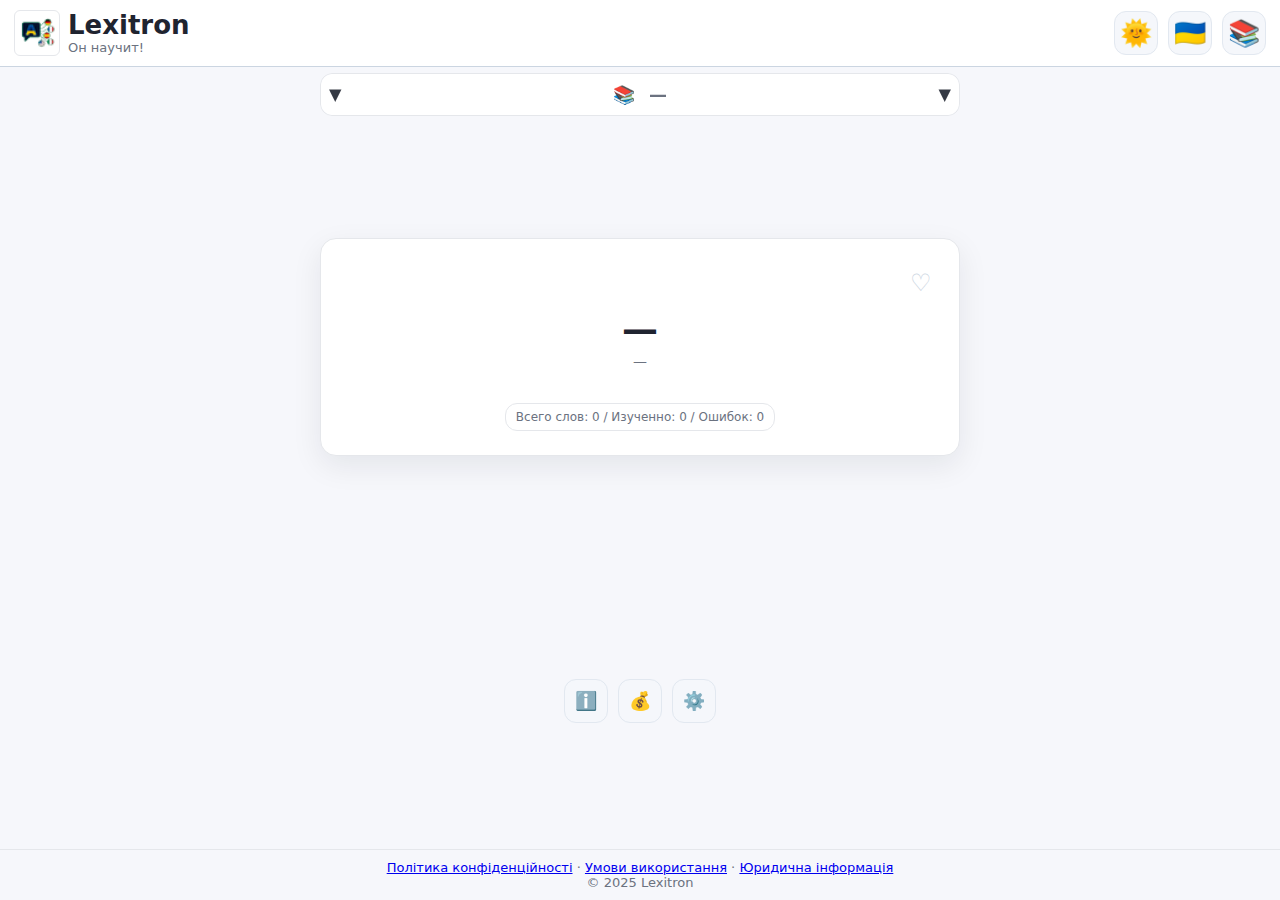
<file: index.html>
<!--
********************************************************************
 Version: 1.5 • Updated: 2025-10-10 • File: release-main/index.html 
********************************************************************
-->
<!DOCTYPE html>
<!--
  =====================================================================
  index.html — Lexitron
  Version: 1.6.1
  Date: 2025-09-21

  Purpose:
    - Entry point for the Lexitron web app
    - Stable DOM ids expected by JS modules
    - Sections documented with clear comment dividers
  =====================================================================
-->

<html lang="uk">
<head>
  <meta http-equiv="Cache-Control" content="no-cache, no-store, must-revalidate">
  <meta http-equiv="Pragma" content="no-cache">
  <meta http-equiv="Expires" content="0">
  <meta charset="UTF-8">
  <meta name="viewport" content="width=device-width, initial-scale=1.0">
  <title>LEXITRON</title>

<link rel="apple-touch-icon" sizes="180x180" href="./apple-touch-icon-180x180.png?v=1.6.0">
  <link rel="apple-touch-icon" sizes="152x152" href="./apple-touch-icon-152x152.png?v=1.6.0">
  <link rel="apple-touch-icon" sizes="120x120" href="./apple-touch-icon-120x120.png?v=1.6.0">
  <link rel="apple-touch-icon" sizes="76x76" href="./apple-touch-icon-76x76.png?v=1.6.0">

                  <link rel="icon" type="image/png" sizes="192x192" href="./android-chrome-192x192.png?v=1.6.0">
<link rel="icon" type="image/png" sizes="512x512" href="./favicon-512x512.png?v=1.6.0">
<link rel="icon" type="image/png" sizes="256x256" href="./favicon-256x256.png?v=1.6.0">
<link rel="icon" type="image/png" sizes="192x192" href="./favicon-192x192.png?v=1.6.0">
<link rel="icon" type="image/png" sizes="128x128" href="./favicon-128x128.png?v=1.6.0">
<link rel="icon" type="image/png" sizes="48x48" href="./favicon-48x48.png?v=1.6.0">
<link rel="icon" type="image/png" sizes="16x16" href="./favicon-16x16.png?v=1.6.0">
<link rel="icon" type="image/png" sizes="512x512" href="./logo_512.png?v=1.6.0">
<link rel="icon" type="image/png" sizes="128x128" href="./logo_128.png?v=1.6.0">
<link rel="icon" type="image/png" sizes="32x32" href="./logo_32.png?v=1.6.0">
<link rel="icon" type="image/png" sizes="32x32" href="./favicon-32x32.png?v=1.6.0">
<link rel="icon" href="./favicon.ico?v=1.6.0" type="image/x-icon"> 
<link rel="icon" sizes="512x512" href="./android-chrome-512x512.png?v=1.6.0">
<link rel="manifest" href="./site.webmanifest?v=1.6.0">

  <meta name="mobile-web-app-capable" content="yes">
  <meta name="apple-mobile-web-app-status-bar-style" content="black-translucent">
  <meta name="apple-mobile-web-app-title" content="LEXITRON">

<link rel="stylesheet" href="./style.css?v=1.6.0">

  <!-- ============================ SOCIAL PREVIEW ============================ -->
  <meta property="og:type" content="website">
  <meta property="og:title" content="LEXITRON · учите слова легко">
  <meta property="og:description" content="Карточки, быстрые сессии, Избранное и статистика прогресса. Учите новые слова каждый день без рекламы и подписки.">
  <meta property="og:image" content="./og-image.png?v=1.6.0">
  <meta property="og:image:type" content="image/png">
  <meta property="og:image:width" content="1200">
  <meta property="og:image:height" content="630">

  <meta name="twitter:card" content="summary_large_image">
  <meta name="twitter:title" content="LEXITRON · учите слова легко">
  <meta name="twitter:description" content="Карточки, быстрые сессии, Избранное и статистика прогресса. Учите новые слова каждый день без рекламы и подписки.">
  <meta name="twitter:image" content="./og-image.png?v=1.6.0">

<style id="modal-inline-fix-1.6.3-1758932002">
.modal .modalHeader{display:flex!important;align-items:center!important;justify-content:space-between!important;padding:14px 14px!important;border-bottom:1px solid rgba(255,255,255,.08)!important}
.modal .modalHeader .modalTitle{margin:0!important;font-size:20px!important;font-weight:700!important;line-height:1.2!important}
.modal .iconBtn.small{width:32px!important;height:32px!important;display:inline-flex!important;align-items:center!important;justify-content:center!important;font-size:18px!important;border-radius:8px!important;background:transparent!important;border:1px solid rgba(255,255,255,.08)!important;opacity:.9!important}
#modal .modalBody{padding-bottom:0px!important}
#modal .dictList{padding-bottom:14px!important}
#modal .dictList > *:last-child{margin-bottom:8px!important}
</style>
  
</head>
<body>

<header>
    <div class="brand">
      <img class="logo-mark"
           src="./logo_32.png?v=1.6.0"
           srcset="./logo_64.png?v=1.6.0 2x, ./logo_128.png?v=1.6.0 4x, ./logo_256.png?v=1.6.0 8x"
           alt="LEXITRON" width="28" height="28"
           decoding="async" loading="eager"/>
      <div class="title-wrap">
        <h1 id="title">Lexitron <span class="ver" id="appVer"></span></h1>
        <div class="tagline" id="tagline">Он научит!</div>
      </div>
    </div>
<div class="sectionDivider settingsDividerBelowToggle"></div>
    <div class="controls">
      <button id="themeToggleBtn" class="iconBtn" data-title-key="tt_ui_theme" aria-label="Тема">🌞</button>
      <button id="langToggleBtn"  class="iconBtn" data-title-key="tt_ui_lang" aria-label="Язык интерфейса">🇺🇦</button>
      <button id="dictsBtn"       class="iconBtn gear" data-title-key="tt_dicts" aria-label="Словари">📚</button>
    </div>
  </header>

<details class="dictSpoiler" id="dictSpoiler">
  <summary><span class="flag" id="dictFlag">📚</span><span class="name" id="dictTitleInSpoiler">—</span></summary>
  <div id="setControls">
    <div id="setsBar" class="setsBar" aria-label="Sets"></div>
    <div id="setStats" class="setStats statsBar" aria-live="polite"></div>
  </div>
</details>

<main>
    <section class="card">
      <div class="topRow">
        <div class="stars" id="stars"></div>
        <button id="favBtn" class="heart" data-title-key="tt_favorites" aria-label="Добавить в избранное">♡</button>
      </div>

      <div class="word" id="wordText">—</div>
      <div class="hint" id="hintText">—</div>

      <div class="options" id="optionsRow"></div>

      <div class="statsBar" id="statsBar">
        Всего слов: 0 / Изученно: 0 / Ошибок: 0
      </div>
    </section>
  
    <div class="extraActions" aria-label="Extra actions">
      <button id="btnInfo" class="iconBtn" data-title-key="tt_help" aria-label="Инструкция">ℹ️</button>
      <button id="btnDonate" class="iconBtn" data-title-key="tt_support" aria-label="Поддержка">💰</button>

      <button id="btnSettings" class="iconBtn" data-title-key="tt_settings" aria-label="Настройки">⚙️</button>
    </div>

    <!-- Info modal with footer OK in same style as Dicts modal -->
    <!-- Settings modal (same structure as Info) -->
    <div id="settingsModal" class="modal hidden" role="dialog" aria-modal="true" aria-labelledby="settingsTitle">
      <div class="modalFrame">
        <div class="modalHeader">
          <div class="modalTitle" id="settingsTitle" data-i18n="settingsTitle">Настройки</div>
          <button class="iconBtn small" id="settingsClose" aria-label="Close">✖️</button>
        </div>
        <div class="modalBody">
          <div id="settingsContent" class="infoContent">
<!-- Mode toggle -->
  <h3 class="backupTitle" data-i18n="modeSelection" style="text-align:left">Выбор режима</h3>

<div id="modeToggleWrap">
  <label class="switchLabel">
    <span data-i18n="modeNormal">Обычный режим</span>
    <label class="switch">
      <input type="checkbox" id="modeToggle">
      <span class="slider"></span>
    </label>
    <span data-i18n="modeHard">Сложный режим</span>
  </label>
</div>
<div class="sectionDivider"></div>
<div id="backupSection">
<h3 class="settingsSubtitle" data-i18n="backupTitle" style="text-align:left">Резервное копирование</h3>
<div class="btnRow">
  <button class="btn" id="btnBackupExport" data-i18n="backupExport">Экспортировать</button>
  <button class="btn" id="btnBackupImport" data-i18n="backupImport">Импортировать</button>
</div>
</div>
<script>
document.addEventListener('DOMContentLoaded', function(){
  try {
    var e = document.getElementById('btnBackupExport');
    var i = document.getElementById('btnBackupImport');
    if (e && window.App && App.Backup) e.addEventListener('click', function(){ App.Backup.export(); });
    if (i && window.App && App.Backup) i.addEventListener('click', function(){ App.Backup.import(); });
  } catch(_) {}
});
</script>

</div>
        </div>
        <div class="modalActions center">
          <button id="settingsOk" class="btn primary" data-i18n="ok">OK</button>
        </div>
      </div>
    </div>

    <!-- Donate modal (same structure as Settings) -->
    <div id="donateModal" class="modal hidden" role="dialog" aria-modal="true" aria-labelledby="donateTitle">
      <div class="modalFrame">
        <div class="modalHeader">
          <div class="modalTitle" id="donateTitle" data-i18n="donateTitle">Поддержать проект</div>
          <button class="iconBtn small" id="donateClose" aria-label="Close">✖️</button>
        </div>
        <div class="modalBody">
          <div id="donateContent" class="infoContent center">
  <div id="donate-button-container" class="mt-20">
    <div id="donate-button"></div>
    <script src="https://www.paypalobjects.com/donate/sdk/donate-sdk.js" charset="UTF-8"></script>
    <script>
      PayPal.Donation.Button({
        env:'production',
        hosted_button_id:'KFBR8BW5ZZTQ4',
        image: {
          src:'https://www.paypalobjects.com/en_US/i/btn/btn_donateCC_LG.gif',
          alt:'Donate with PayPal button',
          title:'PayPal - The safer, easier way to pay online!'
        }
      }).render('#donate-button');
    </script>
  </div>
</div>
        </div>
        <div class="modalActions center">
          <button id="donateOk" class="btn primary" data-i18n="ok">OK</button>
        </div>
      </div>
    </div>

    <div id="infoModal" class="modal hidden" role="dialog" aria-modal="true" aria-labelledby="infoTitle">
      <div class="modalFrame">
        <div class="modalHeader">
          <div class="modalTitle" id="infoTitle">Info</div>
          <button class="iconBtn small" id="infoClose" aria-label="Close">✖️</button>
        </div>
        <div class="modalBody">
          <div id="infoContent" class="infoContent"></div>
        </div>
        <div class="modalActions center">
          <button id="infoOk" class="primary">OK</button>
        </div>
      </div>
    </div>

</main>

  <!-- Dicts modal -->
  <div id="modal" class="modal hidden" role="dialog" aria-modal="true" aria-labelledby="modalTitle">
  <div class="backdrop" id="backdrop"></div>
  <div class="dialog">
    <!-- Шапка -->
    <div class="modalHeader">
      <h2 class="modalTitle" id="modalTitle">Словари</h2>
      <button id="modalClose" class="iconBtn small" aria-label="Close">✖️</button>
    </div>

    <!-- Тело -->
    <div class="modalBody">
      <div id="langFlags" class="flagsRow flex-center gap-10 m-10"></div>
      <div class="field">
        <div class="dictList" id="dictList"></div>
      </div>
    </div>

    <!-- Футер -->
    <div class="modalActions center">
      <button id="okBtn" class="primary">OK</button>
    </div>
  </div>
</div>

<script src="i18n.js?v=1.6.0"></script>
  <script src="dicts.js?v=1.6.0"></script>

  <script src="deck.de.js?v=1.6.0"></script>
  <script src="deck.sr.js?v=1.6.0"></script>
  <script src="deck.en.js?v=1.6.0"></script>
  <script src="deck.fr.js?v=1.6.0"></script>

<script src="app.core.js?v=1.6.0"></script>
<script src="app.decks.js?v=1.6.0"></script>
<script src="theme.js?v=1.6.0"></script>
<script src="app.trainer.js?v=1.6.0"></script>
<script src="app.mistakes.js?v=1.6.0"></script>
<script src="app.favorites.js?v=1.6.0"></script>
<script src="app.ui.view.js?v=1.6.0"></script>
<script src="ui.options.safe.js?v=1.6.0"></script>
<script src="ui.setup.modal.js?v=1.6.0"></script>

<script src="ui.bus.js?v=1.6.0"></script>
<script src="ui.state.js?v=1.6.0"></script>
<script src="ui.sets.js?v=1.6.0"></script>
<script src="ui.progress.scope.js?v=1.6.0"></script>
<script src="ui.stats.core.js?v=1.6.0"></script>
<script src="app.backup.js?v=1.6.1"></script>
<script src="ui.lifecycle.js?v=1.6.0"></script>
<script src="ui.sets.done.js?v=1.6.0"></script>
<script src="ui.fix.js?v=1.6.0"></script>

  <!-- --------------------------  К О Н Е Ц  --------------------------- -->
<script>
(function(){
  function hydrateI18N(){
    try{
      var App = window.App || {};
      var bag = (App.i18n && App.i18n()) || (window.I18N && (window.I18N[(App.settings&&App.settings.lang)||'uk'] || window.I18N.uk)) || {};
      document.querySelectorAll('[data-i18n]').forEach(function(el){
        var key = el.getAttribute('data-i18n');
        if (bag && bag[key]) el.textContent = bag[key];
      });
      document.querySelectorAll('[data-i18n-title]').forEach(function(el){
        var key = el.getAttribute('data-i18n-title');
        if (bag && bag[key]) el.setAttribute('title', bag[key]);
      });
      document.querySelectorAll('[data-i18n-aria]').forEach(function(el){
        var key = el.getAttribute('data-i18n-aria');
        if (bag && bag[key]) el.setAttribute('aria-label', bag[key]);
      });
    }catch(e){/*noop*/}
  }
  window.hydrateI18N = hydrateI18N;
  document.addEventListener('DOMContentLoaded', hydrateI18N);
  document.addEventListener('i18n:lang-changed', hydrateI18N);
})();
</script>

  <!-- Unified Confirm Modal -->
  <div id="confirmModal" class="modal confirmModal hidden" role="dialog" aria-modal="true" aria-labelledby="confirmTitle" aria-describedby="confirmText">
    <div class="modalFrame">
      <div class="modalHeader">
        <div class="modalTitle" id="confirmTitle">Подтверждение</div>
        <button class="iconBtn small" id="confirmClose" aria-label="Close">✖️</button>
      </div>
      <div class="modalBody">
        <div id="confirmText" class="infoContent">Вы уверены?</div>
      </div>
      <div class="modalActions center">
        <button id="confirmOk" class="btn primary">OK</button>
        <button id="confirmCancel" class="btn">Отмена</button>
      </div>
    </div>
  </div>

  <script>
  if ('serviceWorker' in navigator) {
    window.addEventListener('load', function() {
      navigator.serviceWorker.register('./sw.js').catch(function(e){ console.warn('SW registration failed', e); });
    });
  }
  </script>

  <script src="app.spoiler.bootstrap.js?v=1.6.0"></script>

<script>
(function(){
  function detectLang(){
    try{
      var u = localStorage.getItem('lang') || localStorage.getItem('language') || localStorage.getItem('appLang');
      if(!u){
        if (navigator.languages && navigator.languages.length) u = navigator.languages[0];
        else u = navigator.language || (document.documentElement.getAttribute('lang')||'');
      }
      u = (u||'en').toLowerCase();
      if(u.startsWith('ru')) return 'ru';
      if(u.startsWith('uk') || u.startsWith('ua')) return 'uk';
      return 'en';
    }catch(e){ return 'en'; }
  }

  var lang = detectLang();
  var hrefMap = {
    privacy: './privacy.'+lang+'.html',
    terms: './terms.'+lang+'.html',
    impressum: './impressum.'+lang+'.html'
  };
  var labelMap = {
    en: { privacy:'Privacy Policy', terms:'Terms of Use', impressum:'Legal Notice' },
    ru: { privacy:'Политика конфиденциальности', terms:'Условия использования', impressum:'Юридическая информация' },
    uk: { privacy:'Політика конфіденційності', terms:'Умови використання', impressum:'Юридична інформація' }
  };
  document.querySelectorAll('.footer-links a[data-legal]').forEach(function(a){
    var key = a.getAttribute('data-legal');
    if(hrefMap[key]) a.setAttribute('href', hrefMap[key]);
    if(labelMap[lang] && labelMap[lang][key]) a.textContent = labelMap[lang][key];
  });
})();
</script>
<div id="footer-placeholder"></div>
</div>
<script>
(function(){
  function normalizeLang(v){
    v = String(v||'').toLowerCase();
    if (v.startsWith('ru')) return 'ru';
    if (v.startsWith('uk') || v.startsWith('ua')) return 'uk';
    return 'en';
  }
  function uiLang(){
    try{
      var lang = (window.App && App.settings && App.settings.lang) || localStorage.getItem('lexitron.uiLang') || navigator.language || 'en';
      return normalizeLang(lang);
    }catch(e){ return 'en'; }
  }
  var LABELS = {
    en:{privacy:'Privacy Policy',terms:'Terms of Use',impressum:'Legal Notice'},
    ru:{privacy:'Политика конфиденциальности',terms:'Условия использования',impressum:'Юридическая информация'},
    uk:{privacy:'Політика конфіденційності',terms:'Умови використання',impressum:'Юридична інформація'}
  };
  function applyFooterI18n(root){
    var lang = uiLang();
    (root || document).querySelectorAll('.site-footer [data-legal]').forEach(function(a){
      var k = a.getAttribute('data-legal');
      a.href = './'+k+'.'+lang+'.html';
      a.textContent = (LABELS[lang] && LABELS[lang][k]) || (LABELS.en[k] || k);
      a.setAttribute('hreflang', lang);
    });
  }
  function injectFooter(){
    fetch('./footer_snippet.html', {cache: 'no-store'})
      .then(function(r){ return r.text(); })
      .then(function(html){
        var ph = document.getElementById('footer-placeholder');
        if (!ph) {
          ph = document.createElement('div');
          ph.id = 'footer-placeholder';
          document.body.appendChild(ph);
        }
        ph.innerHTML = html;
        applyFooterI18n(ph);
      })
      .catch(function(e){ console.error('Footer load failed:', e); });
  }
  if (document.readyState === 'loading') {
    document.addEventListener('DOMContentLoaded', injectFooter);
  } else {
    injectFooter();
  }
  window.addEventListener('lexi:lang-changed', function(){ applyFooterI18n(); });
})();
</script>

<script>
(function(){
  function normalizeLang(v){
    v = String(v||'').toLowerCase();
    if (v.startsWith('ru')) return 'ru';
    if (v.startsWith('uk') || v.startsWith('ua')) return 'uk';
    return 'en';
  }

  window.addEventListener('storage', function(ev){
    if (ev.key === 'lexitron.uiLang' && ev.newValue){
      try {
        var lang = normalizeLang(ev.newValue);
        if (window.App && App.settings) {
          try {
            App.settings.lang = lang; // if patched setter exists it will dispatch
          } catch (_) {}
        }
        window.dispatchEvent(new CustomEvent('lexi:lang-changed', {detail:{lang: lang}}));
      } catch(e){ console.error(e); }
    }
  });

  window.setUiLang = function(lang){
    try {
      lang = normalizeLang(lang);
      try { localStorage.setItem('lexitron.uiLang', lang); } catch(_){}
      if (window.App && App.settings) {
        try { App.settings.lang = lang; } catch(_){}
      }
      window.dispatchEvent(new CustomEvent('lexi:lang-changed', {detail:{lang: lang}}));
    } catch(e){ console.error(e); }
  };

  try {
    if (window.App && App.settings && !Object.getOwnPropertyDescriptor(App.settings,'lang').set) {
      var _lang = (App.settings.lang || localStorage.getItem('lexitron.uiLang') || navigator.language || 'en');
      _lang = normalizeLang(_lang);
      Object.defineProperty(App.settings, 'lang', {
        get: function(){ return _lang; },
        set: function(v){
          _lang = normalizeLang(v);
          try { localStorage.setItem('lexitron.uiLang', _lang); } catch(_){}
          window.dispatchEvent(new CustomEvent('lexi:lang-changed', {detail:{lang: _lang}}));
        }
      });
    }
  } catch(e){ /* ignore */ }
})();
</script>
</body>
</html>
</file>
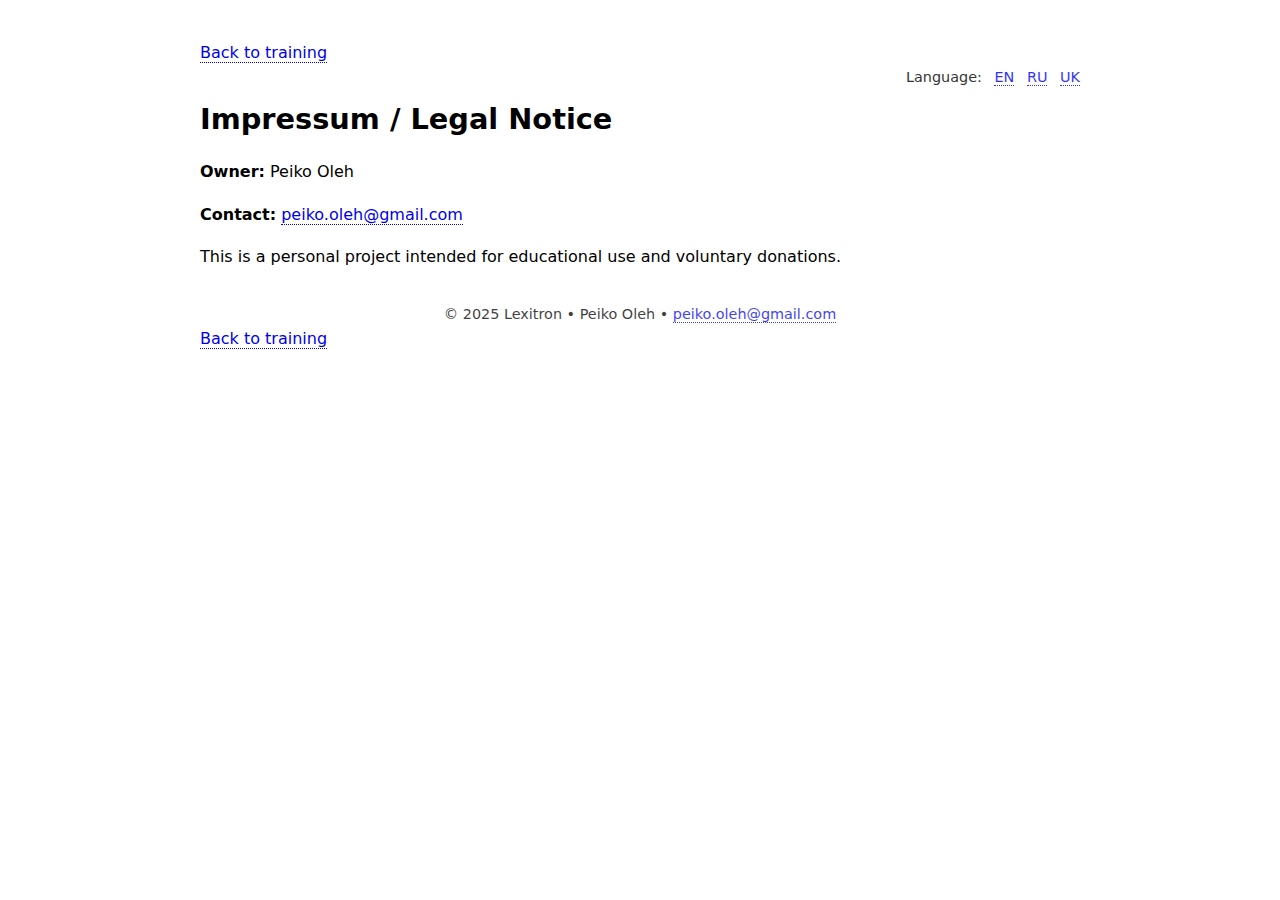
<file: impressum.en.html>
<!--
***************************************************************************
 Version: 1.5 • Updated: 2025-10-10 • File: release-main/impressum.en.html 
***************************************************************************
-->
<!doctype html><html lang="en"><head>
<meta charset="utf-8"><meta name="viewport" content="width=device-width,initial-scale=1">
<title>Lexitron — Impressum</title>
<style>
  body{max-width:880px;margin:40px auto;padding:0 16px;line-height:1.65;font-family:system-ui,-apple-system,Segoe UI,Roboto,Ubuntu,Cantarell,'Helvetica Neue',Arial,sans-serif}
  h1{margin:.2em 0 .4em;font-size:1.8rem}
  h2{margin:1.4em 0 .6em;font-size:1.2rem}
  a{text-decoration:none;border-bottom:1px dotted currentColor}
  a:hover{border-bottom-color:transparent}
  .langs{text-align:right;font-size:.9rem;opacity:.8}
  .langs a{margin-left:8px}
  footer{margin-top:32px;text-align:center;opacity:.75;font-size:.9rem}
</style>
</head><body>
<nav class="legal-return" role="navigation"><a href="./index.html">Back to training</a></nav>

<div class="langs">
  <span>Language:</span>
  <a href="./impressum.en.html">EN</a>
  <a href="./impressum.ru.html">RU</a>
  <a href="./impressum.uk.html">UK</a>
</div>

<main>
<h1>Impressum / Legal Notice</h1>
<p><b>Owner:</b> Peiko Oleh</p>
<p><b>Contact:</b> <a href="mailto:peiko.oleh@gmail.com">peiko.oleh@gmail.com</a></p>
<p>This is a personal project intended for educational use and voluntary donations.</p>
</main>

<footer>© 2025 Lexitron • Peiko Oleh • <a href="mailto:peiko.oleh@gmail.com">peiko.oleh@gmail.com</a></footer>

<nav class="legal-return" role="navigation"><a href="./index.html">Back to training</a></nav>
</body></html>
</file>
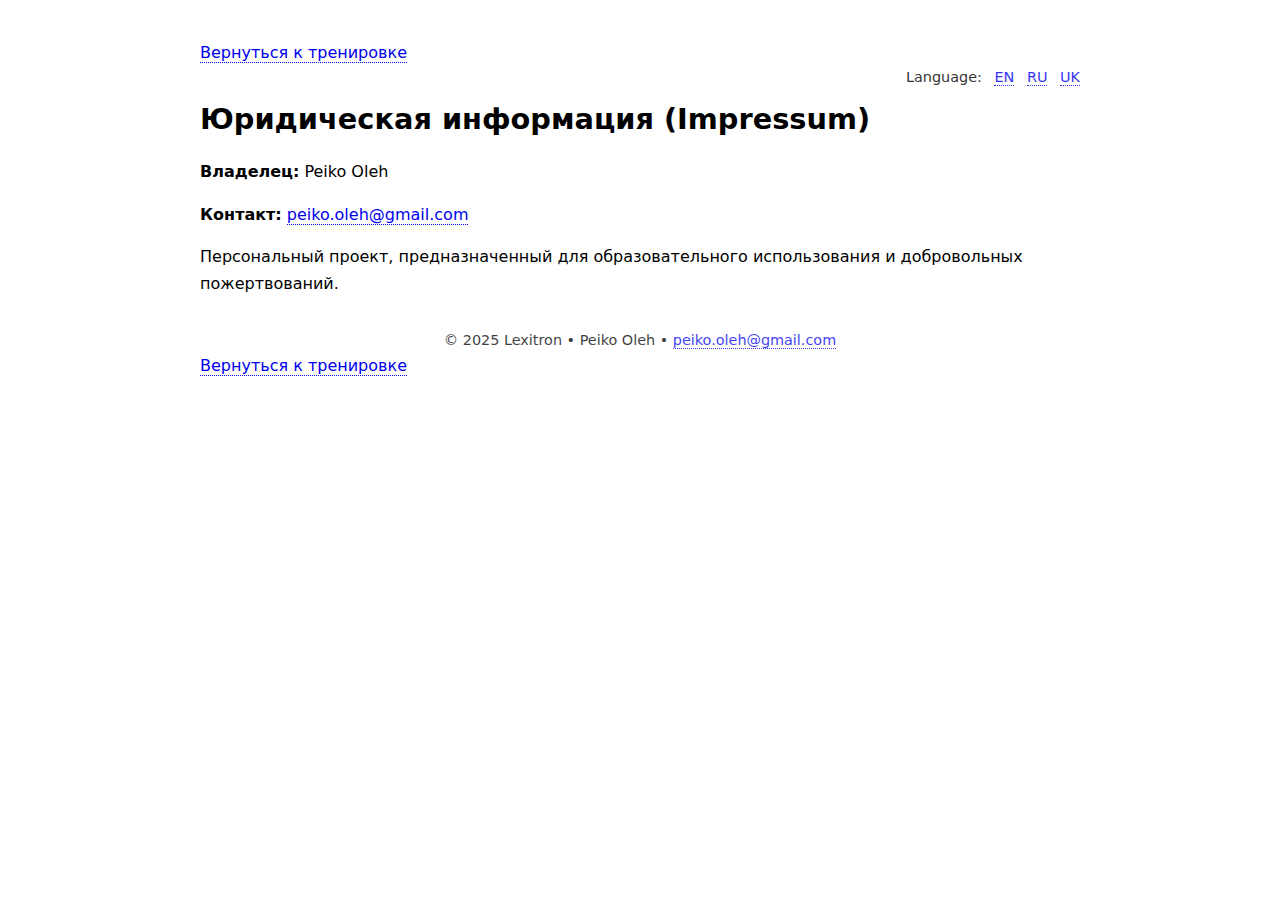
<file: impressum.ru.html>
<!--
***************************************************************************
 Version: 1.5 • Updated: 2025-10-10 • File: release-main/impressum.ru.html
***************************************************************************
-->
<!doctype html><html lang="ru"><head>
<meta charset="utf-8"><meta name="viewport" content="width=device-width,initial-scale=1">
<title>Lexitron — Юридическая информация</title>
<style>
  body{max-width:880px;margin:40px auto;padding:0 16px;line-height:1.65;font-family:system-ui,-apple-system,Segoe UI,Roboto,Ubuntu,Cantarell,'Helvetica Neue',Arial,sans-serif}
  h1{margin:.2em 0 .4em;font-size:1.8rem}
  h2{margin:1.4em 0 .6em;font-size:1.2rem}
  a{text-decoration:none;border-bottom:1px dotted currentColor}
  a:hover{border-bottom-color:transparent}
  .langs{text-align:right;font-size:.9rem;opacity:.8}
  .langs a{margin-left:8px}
  footer{margin-top:32px;text-align:center;opacity:.75;font-size:.9rem}
</style>
</head><body>
<nav class="legal-return" role="navigation"><a href="./index.html">Вернуться к тренировке</a></nav>

<div class="langs">
  <span>Language:</span>
  <a href="./impressum.en.html">EN</a>
  <a href="./impressum.ru.html">RU</a>
  <a href="./impressum.uk.html">UK</a>
</div>

<main>
<h1>Юридическая информация (Impressum)</h1>
<p><b>Владелец:</b> Peiko Oleh</p>
<p><b>Контакт:</b> <a href="mailto:peiko.oleh@gmail.com">peiko.oleh@gmail.com</a></p>
<p>Персональный проект, предназначенный для образовательного использования и добровольных пожертвований.</p>
</main>

<footer>© 2025 Lexitron • Peiko Oleh • <a href="mailto:peiko.oleh@gmail.com">peiko.oleh@gmail.com</a></footer>

<nav class="legal-return" role="navigation"><a href="./index.html">Вернуться к тренировке</a></nav>
</body></html>
</file>
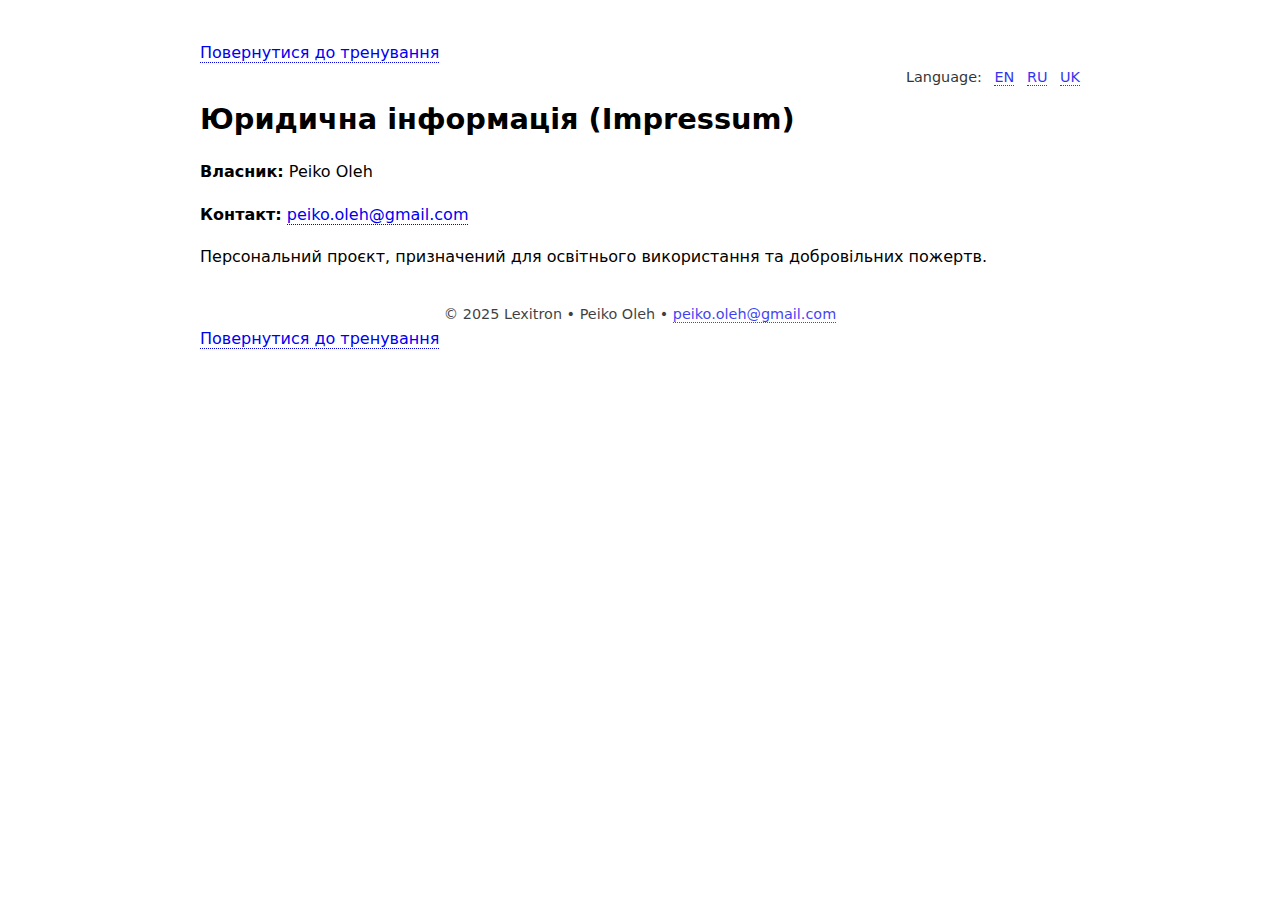
<file: impressum.uk.html>
<!doctype html><html lang="uk"><head>
<meta charset="utf-8"><meta name="viewport" content="width=device-width,initial-scale=1">
<title>Lexitron — Юридична інформація</title>
<style>
  body{max-width:880px;margin:40px auto;padding:0 16px;line-height:1.65;font-family:system-ui,-apple-system,Segoe UI,Roboto,Ubuntu,Cantarell,'Helvetica Neue',Arial,sans-serif}
  h1{margin:.2em 0 .4em;font-size:1.8rem}
  h2{margin:1.4em 0 .6em;font-size:1.2rem}
  a{text-decoration:none;border-bottom:1px dotted currentColor}
  a:hover{border-bottom-color:transparent}
  .langs{text-align:right;font-size:.9rem;opacity:.8}
  .langs a{margin-left:8px}
  footer{margin-top:32px;text-align:center;opacity:.75;font-size:.9rem}
</style>
</head><body>
<nav class="legal-return" role="navigation"><a href="./index.html">Повернутися до тренування</a></nav>

<div class="langs">
  <span>Language:</span>
  <a href="./impressum.en.html">EN</a>
  <a href="./impressum.ru.html">RU</a>
  <a href="./impressum.uk.html">UK</a>
</div>

<main>
<h1>Юридична інформація (Impressum)</h1>
<p><b>Власник:</b> Peiko Oleh</p>
<p><b>Контакт:</b> <a href="mailto:peiko.oleh@gmail.com">peiko.oleh@gmail.com</a></p>
<p>Персональний проєкт, призначений для освітнього використання та добровільних пожертв.</p>
</main>

<footer>© 2025 Lexitron • Peiko Oleh • <a href="mailto:peiko.oleh@gmail.com">peiko.oleh@gmail.com</a></footer>

<nav class="legal-return" role="navigation"><a href="./index.html">Повернутися до тренування</a></nav>
</body></html>
</file>
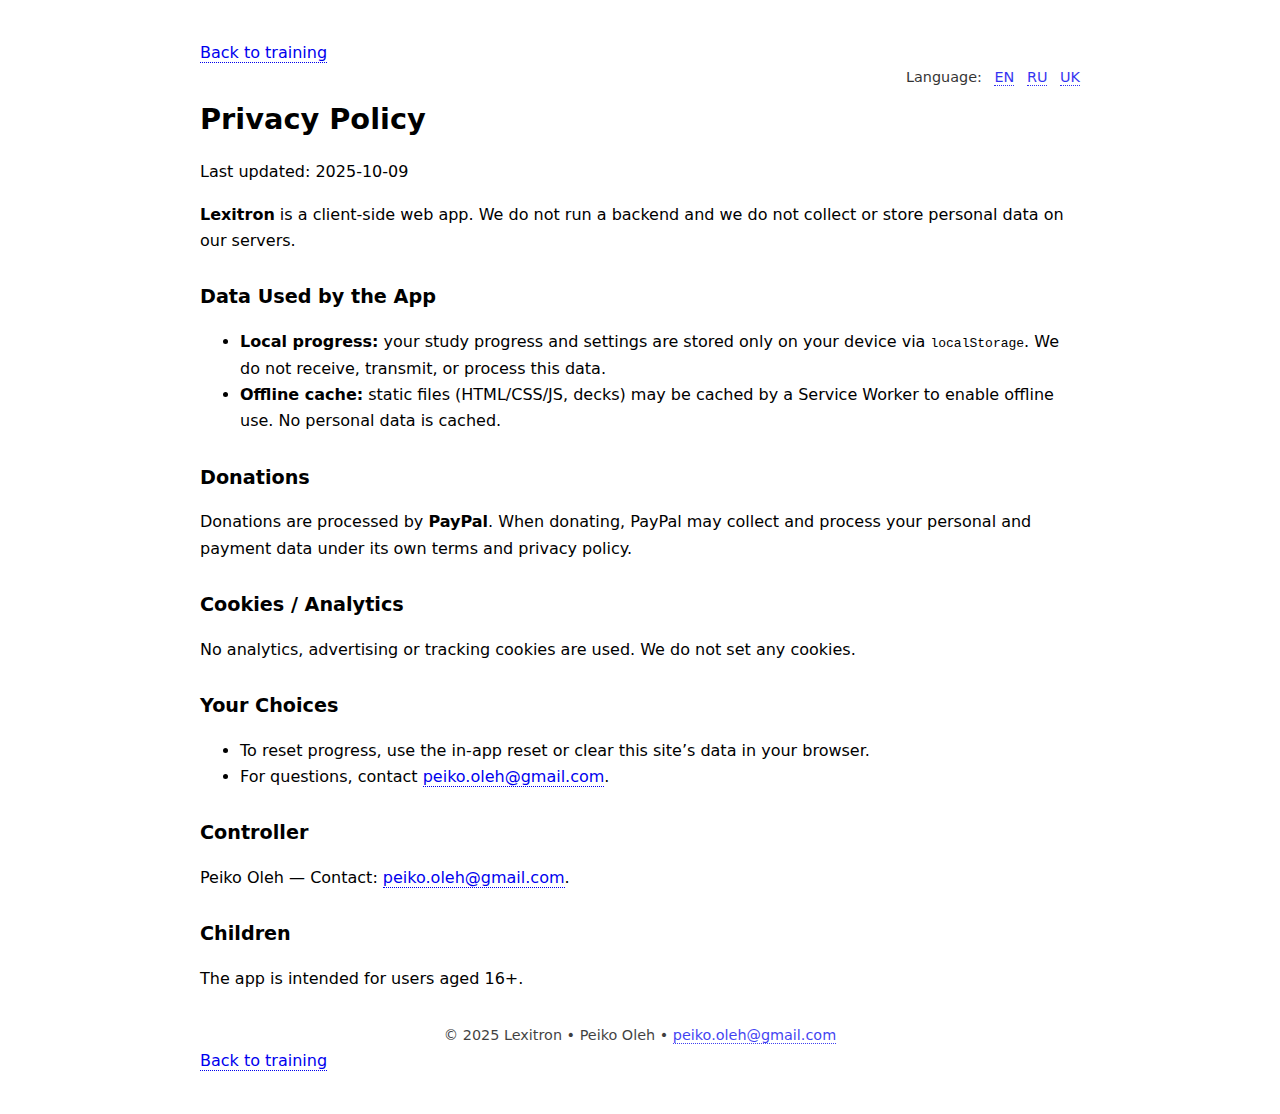
<file: privacy.en.html>
<!--
*************************************************************************
 Version: 1.5 • Updated: 2025-10-10 • File: release-main/privacy.en.html 
*************************************************************************
-->
<!doctype html><html lang="en"><head>
<meta charset="utf-8"><meta name="viewport" content="width=device-width,initial-scale=1">
<title>Lexitron — Privacy Policy</title>
<style>
  body{max-width:880px;margin:40px auto;padding:0 16px;line-height:1.65;font-family:system-ui,-apple-system,Segoe UI,Roboto,Ubuntu,Cantarell,'Helvetica Neue',Arial,sans-serif}
  h1{margin:.2em 0 .4em;font-size:1.8rem}
  h2{margin:1.4em 0 .6em;font-size:1.2rem}
  a{text-decoration:none;border-bottom:1px dotted currentColor}
  a:hover{border-bottom-color:transparent}
  .langs{text-align:right;font-size:.9rem;opacity:.8}
  .langs a{margin-left:8px}
  footer{margin-top:32px;text-align:center;opacity:.75;font-size:.9rem}
</style>
</head><body>
<nav class="legal-return" role="navigation"><a href="./index.html">Back to training</a></nav>

<div class="langs">
  <span>Language:</span>
  <a href="./privacy.en.html">EN</a>
  <a href="./privacy.ru.html">RU</a>
  <a href="./privacy.uk.html">UK</a>
</div>

<main>
<h1>Privacy Policy</h1>
<p>Last updated: 2025-10-09</p>
<p><b>Lexitron</b> is a client‑side web app. We do not run a backend and we do not collect or store personal data on our servers.</p>

<h2>Data Used by the App</h2>
<ul>
  <li><b>Local progress:</b> your study progress and settings are stored only on your device via <code>localStorage</code>. We do not receive, transmit, or process this data.</li>
  <li><b>Offline cache:</b> static files (HTML/CSS/JS, decks) may be cached by a Service Worker to enable offline use. No personal data is cached.</li>
</ul>

<h2>Donations</h2>
<p>Donations are processed by <b>PayPal</b>. When donating, PayPal may collect and process your personal and payment data under its own terms and privacy policy.</p>

<h2>Cookies / Analytics</h2>
<p>No analytics, advertising or tracking cookies are used. We do not set any cookies.</p>

<h2>Your Choices</h2>
<ul>
  <li>To reset progress, use the in‑app reset or clear this site’s data in your browser.</li>
  <li>For questions, contact <a href="mailto:peiko.oleh@gmail.com">peiko.oleh@gmail.com</a>.</li>
</ul>

<h2>Controller</h2>
<p>Peiko Oleh — Contact: <a href="mailto:peiko.oleh@gmail.com">peiko.oleh@gmail.com</a>.</p>

<h2>Children</h2>
<p>The app is intended for users aged 16+.</p>
</main>

<footer>© 2025 Lexitron • Peiko Oleh • <a href="mailto:peiko.oleh@gmail.com">peiko.oleh@gmail.com</a></footer>

<nav class="legal-return" role="navigation"><a href="./index.html">Back to training</a></nav>
</body></html>
</file>
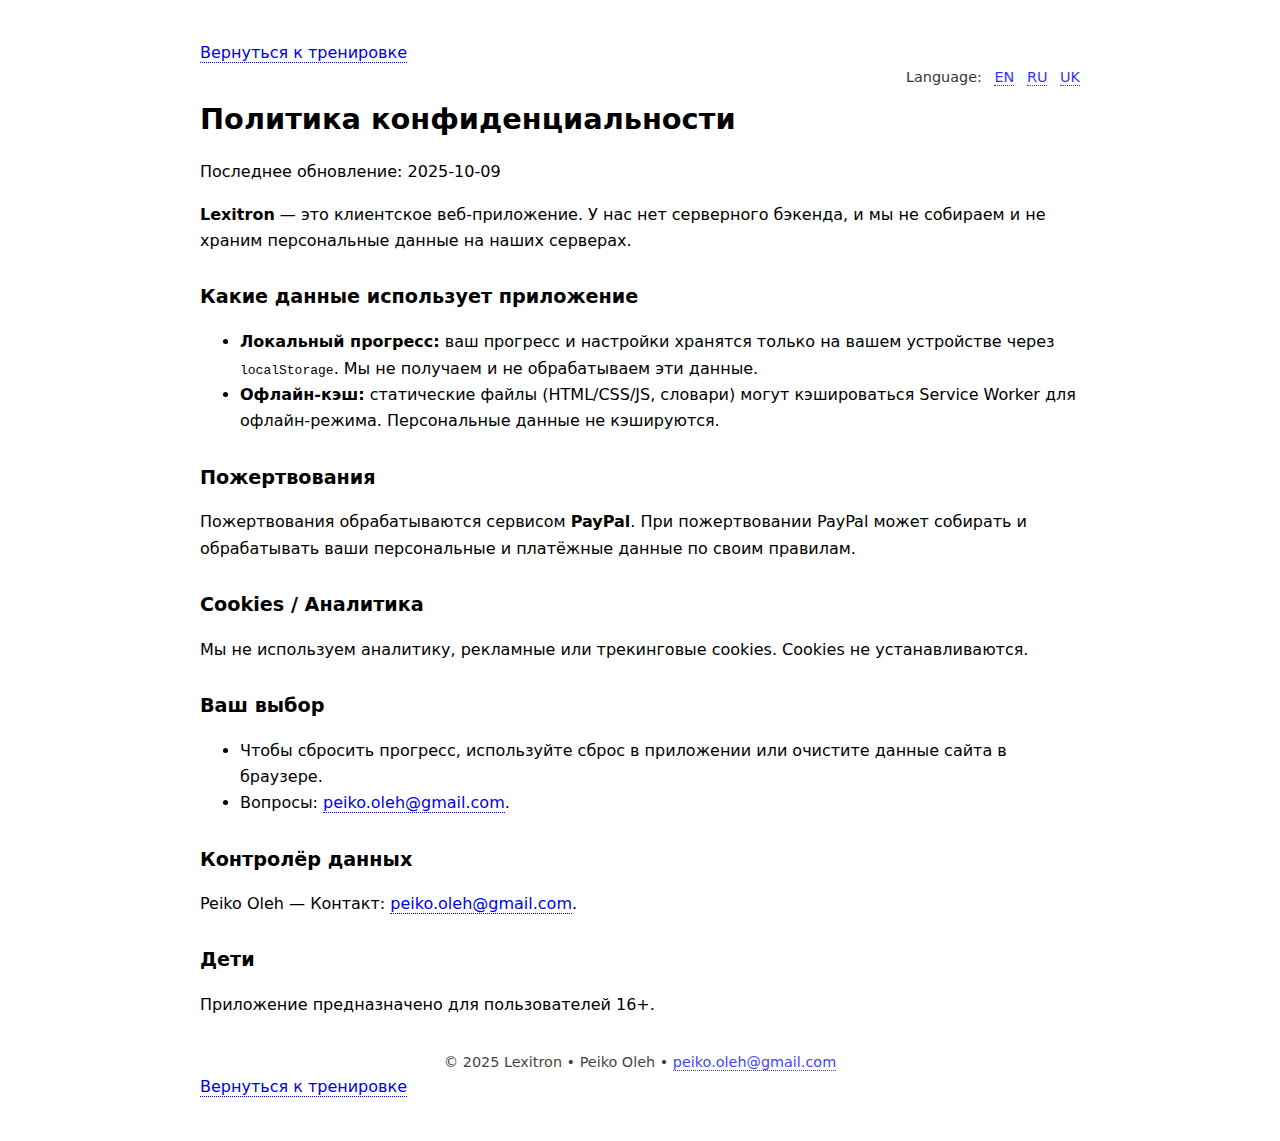
<file: privacy.ru.html>
<!--
*************************************************************************
 Version: 1.5 • Updated: 2025-10-10 • File: release-main/privacy.ru.html
*************************************************************************
-->
<!doctype html><html lang="ru"><head>
<meta charset="utf-8"><meta name="viewport" content="width=device-width,initial-scale=1">
<title>Lexitron — Политика конфиденциальности</title>
<style>
  body{max-width:880px;margin:40px auto;padding:0 16px;line-height:1.65;font-family:system-ui,-apple-system,Segoe UI,Roboto,Ubuntu,Cantarell,'Helvetica Neue',Arial,sans-serif}
  h1{margin:.2em 0 .4em;font-size:1.8rem}
  h2{margin:1.4em 0 .6em;font-size:1.2rem}
  a{text-decoration:none;border-bottom:1px dotted currentColor}
  a:hover{border-bottom-color:transparent}
  .langs{text-align:right;font-size:.9rem;opacity:.8}
  .langs a{margin-left:8px}
  footer{margin-top:32px;text-align:center;opacity:.75;font-size:.9rem}
</style>
</head><body>
<nav class="legal-return" role="navigation"><a href="./index.html">Вернуться к тренировке</a></nav>

<div class="langs">
  <span>Language:</span>
  <a href="./privacy.en.html">EN</a>
  <a href="./privacy.ru.html">RU</a>
  <a href="./privacy.uk.html">UK</a>
</div>

<main>
<h1>Политика конфиденциальности</h1>
<p>Последнее обновление: 2025-10-09</p>
<p><b>Lexitron</b> — это клиентское веб‑приложение. У нас нет серверного бэкенда, и мы не собираем и не храним персональные данные на наших серверах.</p>

<h2>Какие данные использует приложение</h2>
<ul>
  <li><b>Локальный прогресс:</b> ваш прогресс и настройки хранятся только на вашем устройстве через <code>localStorage</code>. Мы не получаем и не обрабатываем эти данные.</li>
  <li><b>Офлайн‑кэш:</b> статические файлы (HTML/CSS/JS, словари) могут кэшироваться Service Worker для офлайн‑режима. Персональные данные не кэшируются.</li>
</ul>

<h2>Пожертвования</h2>
<p>Пожертвования обрабатываются сервисом <b>PayPal</b>. При пожертвовании PayPal может собирать и обрабатывать ваши персональные и платёжные данные по своим правилам.</p>

<h2>Cookies / Аналитика</h2>
<p>Мы не используем аналитику, рекламные или трекинговые cookies. Cookies не устанавливаются.</p>

<h2>Ваш выбор</h2>
<ul>
  <li>Чтобы сбросить прогресс, используйте сброс в приложении или очистите данные сайта в браузере.</li>
  <li>Вопросы: <a href="mailto:peiko.oleh@gmail.com">peiko.oleh@gmail.com</a>.</li>
</ul>

<h2>Контролёр данных</h2>
<p>Peiko Oleh — Контакт: <a href="mailto:peiko.oleh@gmail.com">peiko.oleh@gmail.com</a>.</p>

<h2>Дети</h2>
<p>Приложение предназначено для пользователей 16+.</p>
</main>

<footer>© 2025 Lexitron • Peiko Oleh • <a href="mailto:peiko.oleh@gmail.com">peiko.oleh@gmail.com</a></footer>

<nav class="legal-return" role="navigation"><a href="./index.html">Вернуться к тренировке</a></nav>
</body></html>
</file>
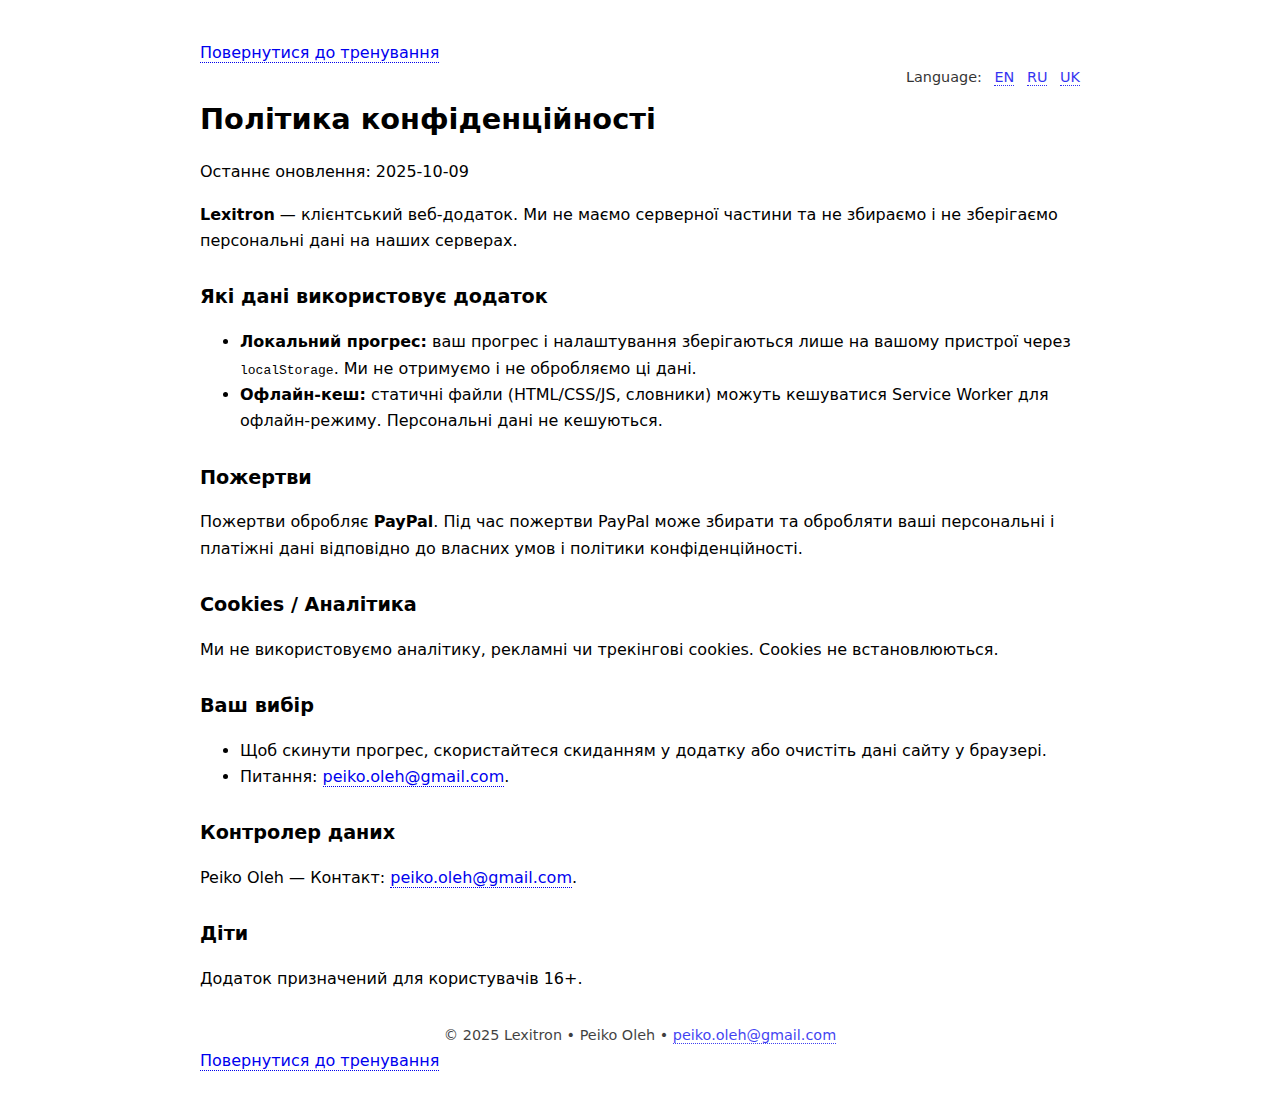
<file: privacy.uk.html>
<!--
*************************************************************************
 Version: 1.5 • Updated: 2025-10-10 • File: release-main/privacy.uk.html 
*************************************************************************
-->
<!doctype html><html lang="uk"><head>
<meta charset="utf-8"><meta name="viewport" content="width=device-width,initial-scale=1">
<title>Lexitron — Політика конфіденційності</title>
<style>
  body{max-width:880px;margin:40px auto;padding:0 16px;line-height:1.65;font-family:system-ui,-apple-system,Segoe UI,Roboto,Ubuntu,Cantarell,'Helvetica Neue',Arial,sans-serif}
  h1{margin:.2em 0 .4em;font-size:1.8rem}
  h2{margin:1.4em 0 .6em;font-size:1.2rem}
  a{text-decoration:none;border-bottom:1px dotted currentColor}
  a:hover{border-bottom-color:transparent}
  .langs{text-align:right;font-size:.9rem;opacity:.8}
  .langs a{margin-left:8px}
  footer{margin-top:32px;text-align:center;opacity:.75;font-size:.9rem}
</style>
</head><body>
<nav class="legal-return" role="navigation"><a href="./index.html">Повернутися до тренування</a></nav>

<div class="langs">
  <span>Language:</span>
  <a href="./privacy.en.html">EN</a>
  <a href="./privacy.ru.html">RU</a>
  <a href="./privacy.uk.html">UK</a>
</div>

<main>
<h1>Політика конфіденційності</h1>
<p>Останнє оновлення: 2025-10-09</p>
<p><b>Lexitron</b> — клієнтський веб‑додаток. Ми не маємо серверної частини та не збираємо і не зберігаємо персональні дані на наших серверах.</p>

<h2>Які дані використовує додаток</h2>
<ul>
  <li><b>Локальний прогрес:</b> ваш прогрес і налаштування зберігаються лише на вашому пристрої через <code>localStorage</code>. Ми не отримуємо і не обробляємо ці дані.</li>
  <li><b>Офлайн‑кеш:</b> статичні файли (HTML/CSS/JS, словники) можуть кешуватися Service Worker для офлайн‑режиму. Персональні дані не кешуються.</li>
</ul>

<h2>Пожертви</h2>
<p>Пожертви обробляє <b>PayPal</b>. Під час пожертви PayPal може збирати та обробляти ваші персональні і платіжні дані відповідно до власних умов і політики конфіденційності.</p>

<h2>Cookies / Аналітика</h2>
<p>Ми не використовуємо аналітику, рекламні чи трекінгові cookies. Cookies не встановлюються.</p>

<h2>Ваш вибір</h2>
<ul>
  <li>Щоб скинути прогрес, скористайтеся скиданням у додатку або очистіть дані сайту у браузері.</li>
  <li>Питання: <a href="mailto:peiko.oleh@gmail.com">peiko.oleh@gmail.com</a>.</li>
</ul>

<h2>Контролер даних</h2>
<p>Peiko Oleh — Контакт: <a href="mailto:peiko.oleh@gmail.com">peiko.oleh@gmail.com</a>.</p>

<h2>Діти</h2>
<p>Додаток призначений для користувачів 16+.</p>
</main>

<footer>© 2025 Lexitron • Peiko Oleh • <a href="mailto:peiko.oleh@gmail.com">peiko.oleh@gmail.com</a></footer>

<nav class="legal-return" role="navigation"><a href="./index.html">Повернутися до тренування</a></nav>
</body></html>
</file>
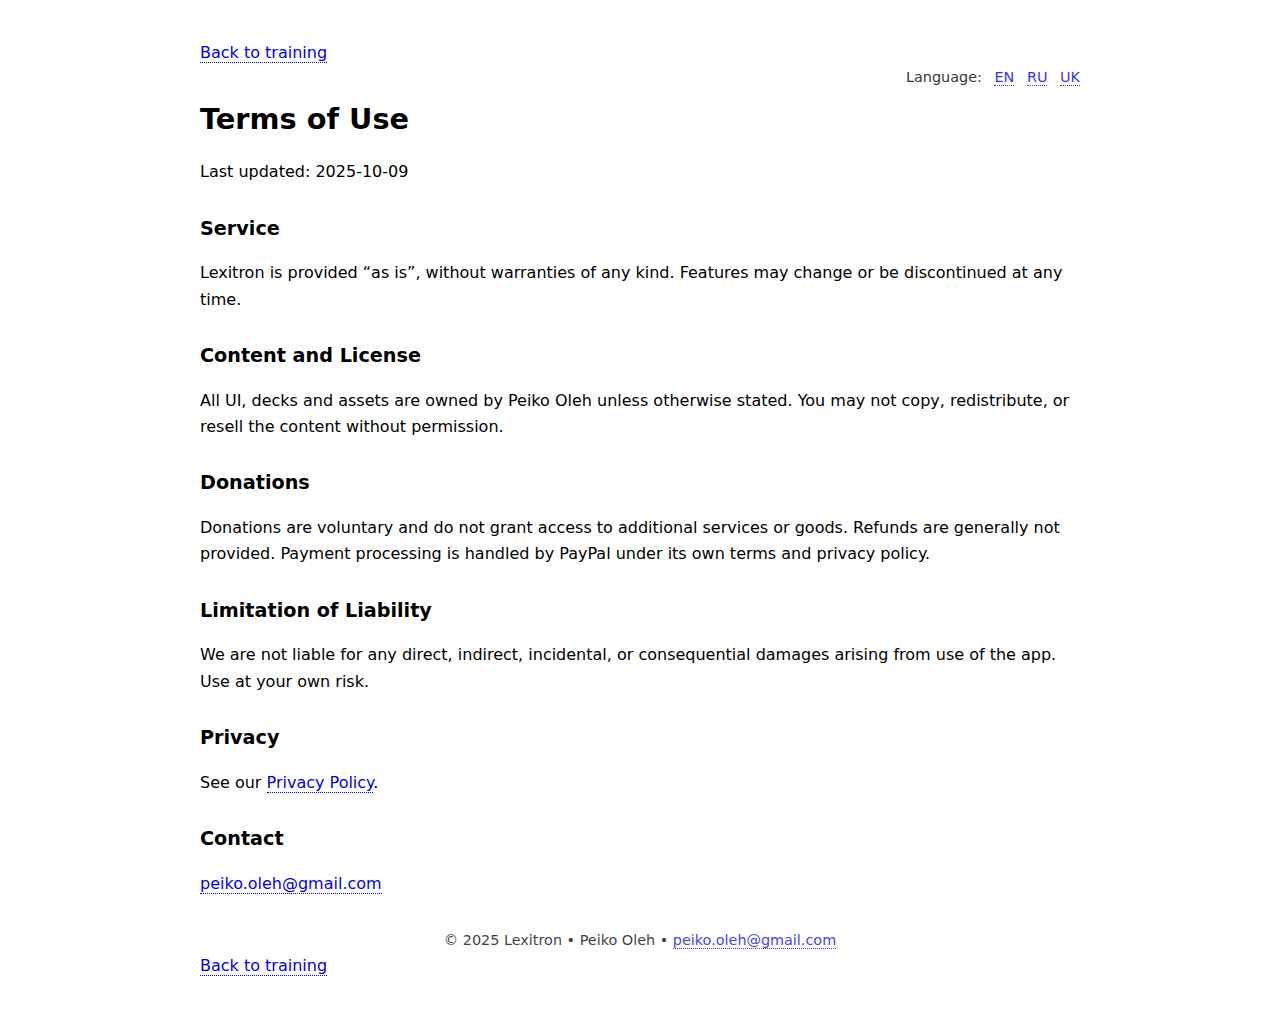
<file: terms.en.html>
<!doctype html><html lang="en"><head>
<meta charset="utf-8"><meta name="viewport" content="width=device-width,initial-scale=1">
<title>Lexitron — Terms of Use</title>
<style>
  body{max-width:880px;margin:40px auto;padding:0 16px;line-height:1.65;font-family:system-ui,-apple-system,Segoe UI,Roboto,Ubuntu,Cantarell,'Helvetica Neue',Arial,sans-serif}
  h1{margin:.2em 0 .4em;font-size:1.8rem}
  h2{margin:1.4em 0 .6em;font-size:1.2rem}
  a{text-decoration:none;border-bottom:1px dotted currentColor}
  a:hover{border-bottom-color:transparent}
  .langs{text-align:right;font-size:.9rem;opacity:.8}
  .langs a{margin-left:8px}
  footer{margin-top:32px;text-align:center;opacity:.75;font-size:.9rem}
</style>
</head><body>
<nav class="legal-return" role="navigation"><a href="./index.html">Back to training</a></nav>

<div class="langs">
  <span>Language:</span>
  <a href="./terms.en.html">EN</a>
  <a href="./terms.ru.html">RU</a>
  <a href="./terms.uk.html">UK</a>
</div>

<main>
<h1>Terms of Use</h1>
<p>Last updated: 2025-10-09</p>

<h2>Service</h2>
<p>Lexitron is provided “as is”, without warranties of any kind. Features may change or be discontinued at any time.</p>

<h2>Content and License</h2>
<p>All UI, decks and assets are owned by Peiko Oleh unless otherwise stated. You may not copy, redistribute, or resell the content without permission.</p>

<h2>Donations</h2>
<p>Donations are voluntary and do not grant access to additional services or goods. Refunds are generally not provided. Payment processing is handled by PayPal under its own terms and privacy policy.</p>

<h2>Limitation of Liability</h2>
<p>We are not liable for any direct, indirect, incidental, or consequential damages arising from use of the app. Use at your own risk.</p>

<h2>Privacy</h2>
<p>See our <a href="./terms.en.html">Privacy Policy</a>.</p>

<h2>Contact</h2>
<p><a href="mailto:peiko.oleh@gmail.com">peiko.oleh@gmail.com</a></p>
</main>

<footer>© 2025 Lexitron • Peiko Oleh • <a href="mailto:peiko.oleh@gmail.com">peiko.oleh@gmail.com</a></footer>

<nav class="legal-return" role="navigation"><a href="./index.html">Back to training</a></nav>
</body></html>
</file>
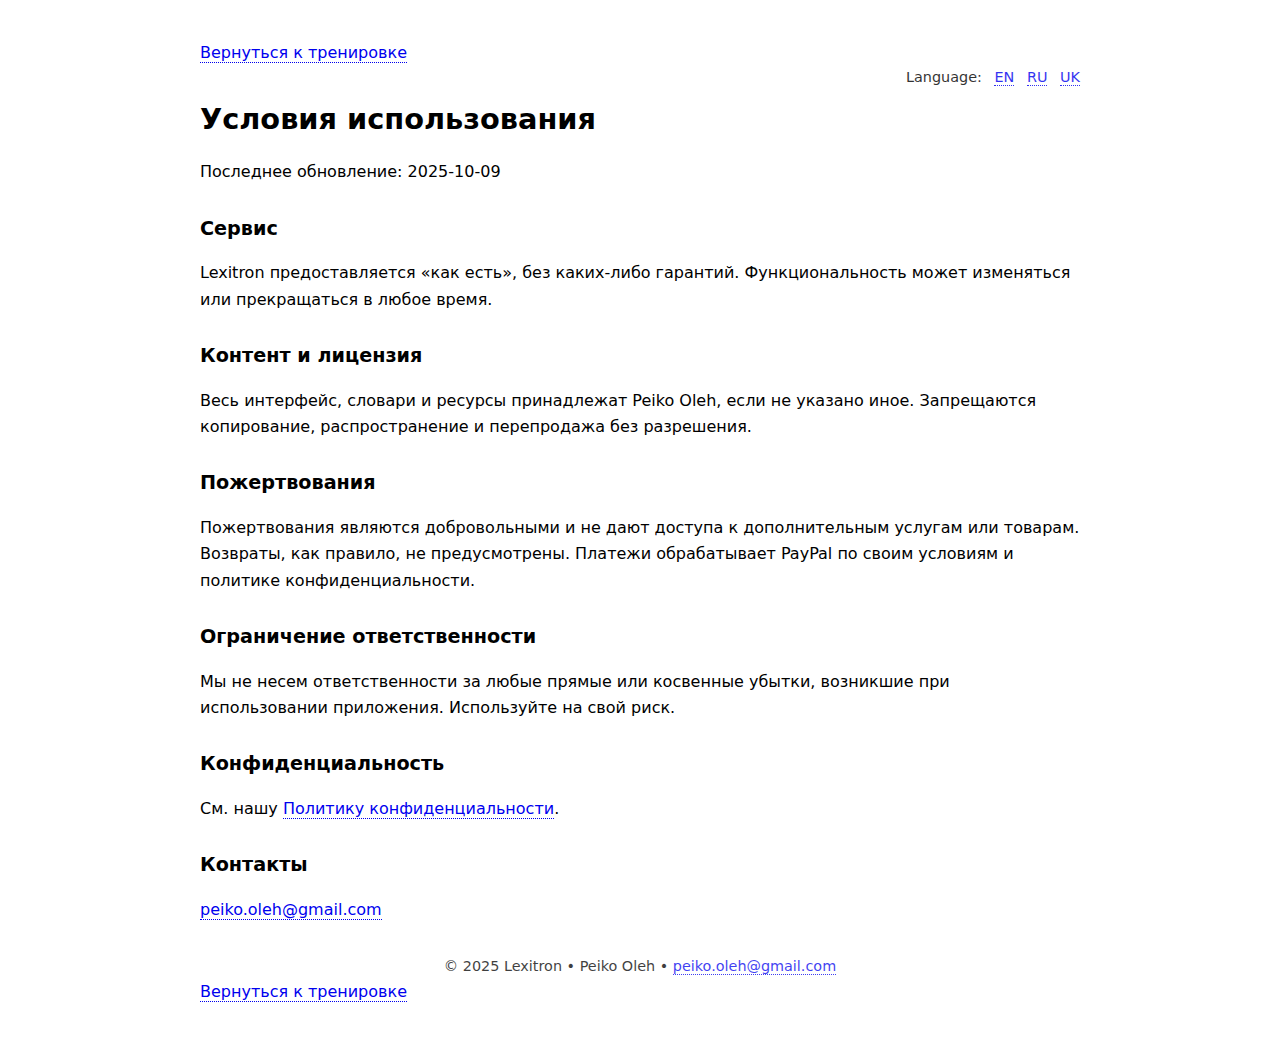
<file: terms.ru.html>
<!--
***********************************************************************
 Version: 1.5 • Updated: 2025-10-10 • File: release-main/terms.ru.html
***********************************************************************
-->
<!doctype html><html lang="ru"><head>
<meta charset="utf-8"><meta name="viewport" content="width=device-width,initial-scale=1">
<title>Lexitron — Условия использования</title>
<style>
  body{max-width:880px;margin:40px auto;padding:0 16px;line-height:1.65;font-family:system-ui,-apple-system,Segoe UI,Roboto,Ubuntu,Cantarell,'Helvetica Neue',Arial,sans-serif}
  h1{margin:.2em 0 .4em;font-size:1.8rem}
  h2{margin:1.4em 0 .6em;font-size:1.2rem}
  a{text-decoration:none;border-bottom:1px dotted currentColor}
  a:hover{border-bottom-color:transparent}
  .langs{text-align:right;font-size:.9rem;opacity:.8}
  .langs a{margin-left:8px}
  footer{margin-top:32px;text-align:center;opacity:.75;font-size:.9rem}
</style>
</head><body>
<nav class="legal-return" role="navigation"><a href="./index.html">Вернуться к тренировке</a></nav>

<div class="langs">
  <span>Language:</span>
  <a href="./terms.en.html">EN</a>
  <a href="./terms.ru.html">RU</a>
  <a href="./terms.uk.html">UK</a>
</div>

<main>
<h1>Условия использования</h1>
<p>Последнее обновление: 2025-10-09</p>

<h2>Сервис</h2>
<p>Lexitron предоставляется «как есть», без каких‑либо гарантий. Функциональность может изменяться или прекращаться в любое время.</p>

<h2>Контент и лицензия</h2>
<p>Весь интерфейс, словари и ресурсы принадлежат Peiko Oleh, если не указано иное. Запрещаются копирование, распространение и перепродажа без разрешения.</p>

<h2>Пожертвования</h2>
<p>Пожертвования являются добровольными и не дают доступа к дополнительным услугам или товарам. Возвраты, как правило, не предусмотрены. Платежи обрабатывает PayPal по своим условиям и политике конфиденциальности.</p>

<h2>Ограничение ответственности</h2>
<p>Мы не несем ответственности за любые прямые или косвенные убытки, возникшие при использовании приложения. Используйте на свой риск.</p>

<h2>Конфиденциальность</h2>
<p>См. нашу <a href="./terms.ru.html">Политику конфиденциальности</a>.</p>

<h2>Контакты</h2>
<p><a href="mailto:peiko.oleh@gmail.com">peiko.oleh@gmail.com</a></p>
</main>

<footer>© 2025 Lexitron • Peiko Oleh • <a href="mailto:peiko.oleh@gmail.com">peiko.oleh@gmail.com</a></footer>

<nav class="legal-return" role="navigation"><a href="./index.html">Вернуться к тренировке</a></nav>
</body></html>
</file>
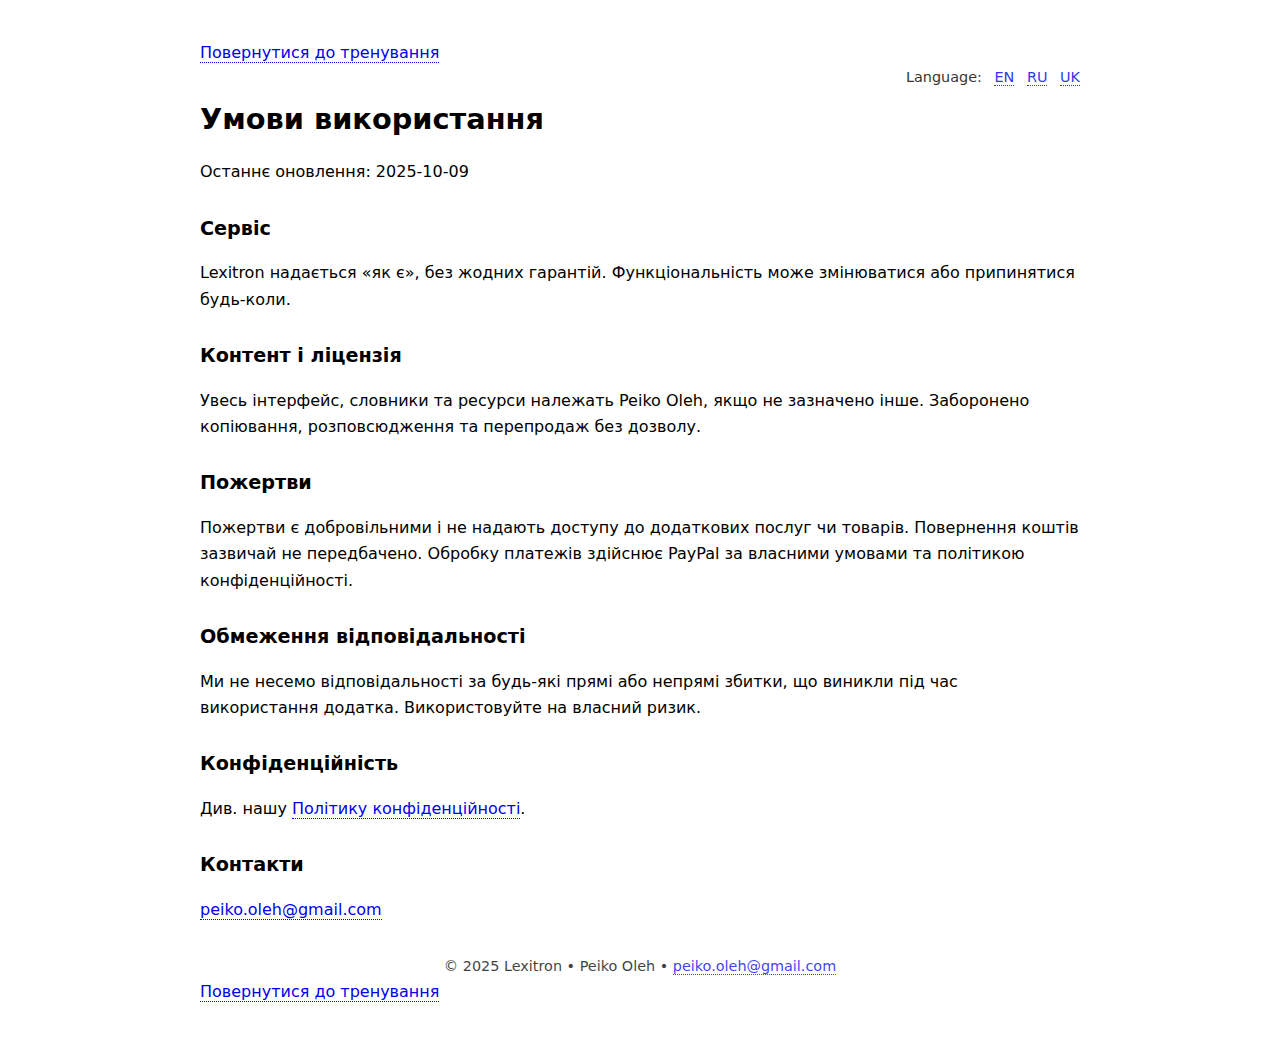
<file: terms.uk.html>
<!doctype html><html lang="uk"><head>
<meta charset="utf-8"><meta name="viewport" content="width=device-width,initial-scale=1">
<title>Lexitron — Умови використання</title>
<style>
  body{max-width:880px;margin:40px auto;padding:0 16px;line-height:1.65;font-family:system-ui,-apple-system,Segoe UI,Roboto,Ubuntu,Cantarell,'Helvetica Neue',Arial,sans-serif}
  h1{margin:.2em 0 .4em;font-size:1.8rem}
  h2{margin:1.4em 0 .6em;font-size:1.2rem}
  a{text-decoration:none;border-bottom:1px dotted currentColor}
  a:hover{border-bottom-color:transparent}
  .langs{text-align:right;font-size:.9rem;opacity:.8}
  .langs a{margin-left:8px}
  footer{margin-top:32px;text-align:center;opacity:.75;font-size:.9rem}
</style>
</head><body>
<nav class="legal-return" role="navigation"><a href="./index.html">Повернутися до тренування</a></nav>

<div class="langs">
  <span>Language:</span>
  <a href="./terms.en.html">EN</a>
  <a href="./terms.ru.html">RU</a>
  <a href="./terms.uk.html">UK</a>
</div>

<main>
<h1>Умови використання</h1>
<p>Останнє оновлення: 2025-10-09</p>

<h2>Сервіс</h2>
<p>Lexitron надається «як є», без жодних гарантій. Функціональність може змінюватися або припинятися будь‑коли.</p>

<h2>Контент і ліцензія</h2>
<p>Увесь інтерфейс, словники та ресурси належать Peiko Oleh, якщо не зазначено інше. Заборонено копіювання, розповсюдження та перепродаж без дозволу.</p>

<h2>Пожертви</h2>
<p>Пожертви є добровільними і не надають доступу до додаткових послуг чи товарів. Повернення коштів зазвичай не передбачено. Обробку платежів здійснює PayPal за власними умовами та політикою конфіденційності.</p>

<h2>Обмеження відповідальності</h2>
<p>Ми не несемо відповідальності за будь‑які прямі або непрямі збитки, що виникли під час використання додатка. Використовуйте на власний ризик.</p>

<h2>Конфіденційність</h2>
<p>Див. нашу <a href="./terms.uk.html">Політику конфіденційності</a>.</p>

<h2>Контакти</h2>
<p><a href="mailto:peiko.oleh@gmail.com">peiko.oleh@gmail.com</a></p>
</main>

<footer>© 2025 Lexitron • Peiko Oleh • <a href="mailto:peiko.oleh@gmail.com">peiko.oleh@gmail.com</a></footer>

<nav class="legal-return" role="navigation"><a href="./index.html">Повернутися до тренування</a></nav>
</body></html>
</file>
<file: style.css>
/*
*******************************************************************
 Version: 1.5 • Updated: 2025-10-10 • File: release-main/style.css 
*******************************************************************
*/
:root{ --radius-base:16px; --border-width:1px; }/*!
 * style.css — Lexitron styles
 * Version: 1.5.0
 * Date: 2025-09-22
 *
 * Purpose:
 *  - Core layout and theme variables
 *  - Header, sets bar, card, options, modals, footer
 *  - Responsive tweaks
 *
 * NOTE: Section dividers were inserted automatically at rule boundaries only.
 *       No CSS declarations were modified.
 */
/* ─────────────────────────────────────────────────────────────────────────── */
/* Тема (переменные) */

/* ============================== THEME VARIABLES / ROOT =============================== */
:root{
  --bg:#f6f7fb; --card:#fff; --text:#1f2430; --muted:#6b7280;
  --green:#16a34a; --red:#dc2626; --border:#e5e7eb; --shadow:0 10px 30px rgba(16,24,40,.08);
  --mint:#34d399; --mint-strong:#10b981; --mint-weak:#d1fae5;
  --overlay:rgba(15,23,42,.6);
  /* Инструментальные токены */
  --tool-bg:#f5f7fb; --tool-border:#e2e8f0; --tool-fg:#0f172a;
  --idk-fg:#0f172a; --idk-border:#cbd5e1; --idk-bg:transparent;
  --focus-ring:#22c55e40;
}/* Тёмная тема — у нас в проекте используется [data-theme="dark"] */
[data-theme="dark"]{
  --bg:#0b1020; --card:#0f172a; --text:#e5e7eb; --muted:#9ca3af;
  --green:#22c55e; --red:#ef4444; --border:#1f2937; --shadow:0 10px 30px rgba(0,0,0,.4);
  --mint:#34d399; --mint-strong:#10b981; --mint-weak:#0b3b2f;
  --overlay:rgba(2,6,23,.7);
  --tool-bg:#0f172a; --tool-border:#1f2937; --tool-fg:#e5e7eb;
  --idk-fg:#e5e7eb; --idk-border:#334155; --idk-bg:transparent;
  --focus-ring:#22c55e55;
}/* База */
*{box-sizing:border-box}html,body{height:100%}/* ============================== BODY / GLOBAL =============================== */
body{
  margin:0; font-family:system-ui,-apple-system,Segoe UI,Roboto,Arial,sans-serif;
  background:var(--bg); color:var(--text);
  display:flex; flex-direction:column;
}/* Header */

/* ============================== HEADER =============================== */
header{
  padding:10px 14px;
  display:flex; align-items:center; justify-content:space-between; gap:10px; flex-wrap:nowrap;
  background:var(--card); border-bottom:1px solid var(--idk-border);
}header .brand{ display:flex; align-items:center; gap:8px; }.brand h1{font-size:26px;margin:0;font-weight:800}.brand .tagline{font-size:13px;color:var(--muted)}.ver{font-size:12px;color:var(--muted);margin-left:6px}.iconBtn{
  width:44px;height:44px;padding:0;border-radius:12px;
  display:flex;align-items:center;justify-content:center;font-size:26px;line-height:1;
  border:1px solid var(--tool-border);background:var(--tool-bg);color:var(--tool-fg);
  cursor:pointer;transition:transform .12s ease, background .2s ease, border-color .2s ease, color .2s ease;
}.iconBtn:hover{ filter:brightness(1.06); }.iconBtn:active{ transform:scale(0.95); }.iconBtn:focus-visible{ outline:none; box-shadow:0 0 0 2px var(--focus-ring); }/* Лого */
header .logo-mark{
  width:46px;height:46px;border-radius:6px;background:var(--card);border:1px solid var(--border);
  padding:2px;object-fit:contain;pointer-events:none;
}header .title-wrap{ display:flex; flex-direction:column; line-height:1.1; }header .title-wrap h1{ margin:0; }header .title-wrap .tagline{ margin-top:2px; }header .controls{ position:relative; z-index:1; display:flex; gap:10px; align-items:center; }/* Main Card */
main{flex:1;display:grid;place-items:center;padding:12px}/* ============================== CARD / TRAINER CORE =============================== */
.card{
  width: 640px; max-width: 94vw;
  background:var(--card);
  border:1px solid var(--border);
  border-radius:16px;
  padding:24px;
  box-shadow:var(--shadow);
  text-align:center;
}.topRow{
  display:flex; align-items:center; justify-content:space-between;
  min-height:40px; margin-bottom:4px;
}.stars{display:flex; gap:6px; align-items:center}.starIcon{font-size:24px;color:#cbd5e1}.starIcon.filled{color:#fbbf24}.heart{
  font-size:24px; background:none; border:none; cursor:pointer;
  transition:transform .2s ease; color:inherit; line-height:1;
  width:24px; height:24px; display:flex; align-items:center; justify-content:center;
}

:root[data-theme="light"] .heart {
  color: var(--muted);
}.heart:active{transform:scale(0.9)}/* ============================== WORD BLOCK =============================== */

.word{font-size:36px; font-weight:800; margin:6px 0 2px; line-height:1.15}.hint{color:var(--muted); margin-bottom:12px; font-size:14px}/* Sets bar — компактный, чувствительный к теме */

/* ============================== SETS BAR =============================== */
#setsBar{ display:flex; flex-wrap:wrap; justify-content:flex-start; gap:2px; padding:4px 0 2px; margin:4px 0 4px;
  padding-left:6px;
  padding-right:6px;}#setsBar .setTile:hover{ transform: translateY(-1px); }#setsBar .setTile:active{ transform:scale(0.97); }#setsBar .setTile.done{
  background: rgba(34,197,94,.18);
  border-color: rgba(34,197,94,.7);
  color: inherit;
}@media (max-width:360px){
  #setsBar .setTile{ min-width:32px; height:32px; padding:0 8px; border-radius:12px; border:1px solid var(--border); background:var(--card); color:var(--muted); font-weight:600; font-size:13px; user-select:none; cursor:pointer; transition:transform .12s ease, background .12s ease, border-color .12s ease, color .12s ease; }
}/* Мотивация — между наборами и звёздами */


/* Варианты и кнопки */

/* ============================== OPTIONS / ANSWERS =============================== */
.options{
  display:grid; grid-template-columns:1fr 1fr;
  gap:12px; justify-items:stretch; margin:14px 0 12px;
}@media (max-width:420px){ .options{ grid-template-columns:1fr; } }button{
  padding:0 14px; border-radius:14px; font-size:17px; cursor:pointer;
  transition:background .2s, transform .06s ease, filter .2s;
}/* ============================== OPTION BUTTON =============================== */
.optionBtn{
  height:52px; border:none; color:#073b3a; background:var(--mint); font-weight:600; outline:none;
}.optionBtn:focus{ outline:none; box-shadow:none; }.optionBtn:active{ transform:scale(0.98); }.optionBtn.correct{ background:var(--green); color:#fff; }.optionBtn.wrong{ background:var(--red); color:#fff; }/* "Не знаю" — по центру и без мигания фокуса */
.idkWrapper{ grid-column:1 / -1; display:flex; justify-content:center; margin-top:6px; }button.ghost{
  background:var(--idk-bg); border:1px solid var(--border); color:var(--idk-fg);
  margin-top:6px; height:42px; padding:0 16px;
  border-radius:12px; font-size:15px; font-weight:600;
  display:flex; align-items:center; justify-content:center; box-shadow:none; will-change: transform, filter;
}button.ghost:hover{ filter:brightness(1.06); }button.ghost:focus, button.ghost:focus-visible{ outline:none; box-shadow:0 0 0 3px var(--focus-ring); }[data-theme="dark"] button.ghost{ background:#111827; color:var(--text); border:1px solid #374151; box-shadow:none; }/* Статистика */

/* ============================== BOTTOM STATS =============================== */
.statsBar{
  margin-top:8px; font-size:12px; color:var(--muted);
  border:1px solid var(--border); border-radius:12px; padding:6px 10px;
  display:inline-block; background:var(--card);
}/* Модалка словарей */
.modal.hidden{display:none}/* ============================== MODAL · GENERIC =============================== */
.modal{position:fixed; inset:0; display:grid; place-items:center; z-index:50; background: var(--overlay);}/* ============================== MODAL · BACKDROP =============================== */
.backdrop{position:absolute; inset:0; background:var(--overlay)}/* ============================== MODAL · DIALOG FRAME =============================== */
.dialog{
  position:relative; z-index:10; background:var(--card); border:1px solid var(--border); border-radius:14px;
  padding:14px; box-shadow:var(--shadow);
  width:min(860px,94vw); max-height:90vh; overflow:auto;
}.dialog h2{ text-align:center; margin:0 0 8px; font-size:26px; }/* Сетка списка словарей с фиксированной зоной действий */

/* ============================== DICT LIST =============================== */
.dictList{ display:flex; flex-direction:column; gap:6px; margin-top:6px; max-height:200px; overflow-y:auto; }.dictRow{
  display:grid; grid-template-columns:22px 1fr 110px;
  align-items:center; gap:10px; padding:10px 10px;
  border:1px solid var(--border); border-radius:12px; background:var(--card);
}.dictRow.active{ border-color:var(--mint); background:var(--mint-weak); box-shadow:0 0 0 2px rgba(52,211,153,.12) inset; }.dictFlag{ font-size:16px; width:22px; text-align:center; }.dictName{
  font-weight:600; font-size:15px;
  overflow:visible; text-overflow:ellipsis; white-space:nowrap; text-align:left; cursor:pointer;
}.dictActions{ display:flex; gap:6px; justify-content:flex-end; }.iconOnly{
  width:30px; height:30px; border:1px solid var(--border); border-radius:12px; background:var(--card); cursor:pointer;
  display:flex; align-items:center; justify-content:center; font-size:15px; transition: filter .2s ease, transform .08s ease;
}.iconOnly:hover{ filter:brightness(1.06); }.iconOnly:active{ transform:scale(0.96); }/* Кнопка OK в модалке */
.modalActions{ display:flex; justify-content:center; margin-top:10px; }.modalActions .primary{
  padding:9px 20px; font-size:15px; border-radius:12px;
  background:var(--mint); border:none; color:#073b3a;
}.modalActions .primary:hover{ background:var(--mint-strong); color:#fff; }/* Footer */

/* ============================== FOOTER =============================== */
footer{
  padding:10px 14px; color:var(--muted);
  border-top:1px solid var(--border);
  font-size:13px; text-align:center;
}.copyright{ color:var(--muted); }/* Small screens */
@media (max-width:600px){
  .brand h1{font-size:22px}
  .card{ padding:20px }
  .word{font-size:30px}
  .optionBtn{font-size:15px; height:50px}
}/* конец! */


/* Disabled state for 'Мои ошибки' row (<4 words) */
.dictRow.disabled{
  opacity: .55;
  cursor: not-allowed;
}.dictRow.disabled .dictName{ color: var(--muted); }.dictRow.disabled .iconOnly{ pointer-events:none; opacity:.5; }/* Language flags row (updated to match iconBtn style) */
.langFlags{
  display:flex; gap:8px; justify-content:center; align-items:center;
  margin: 6px 0 8px;
  flex-wrap: wrap;
}.langFlags .flagBtn,
#langFlags .flagBtn{
  width:44px; height:44px; border-radius:12px;
  border:1px solid var(--tool-border); background:var(--tool-bg); color:var(--tool-fg);
  display:flex; align-items:center; justify-content:center;
  cursor:pointer; user-select:none; font-size:26px; line-height:1;
  transition:transform .12s ease, background .2s ease, border-color .2s ease, color .2s ease;
}:root[data-theme="dark"] .langFlags .flagBtn,
:root[data-theme="dark"] #langFlags .flagBtn{ background:var(--tool-bg); }.langFlags .flagBtn:hover,
#langFlags .flagBtn:hover{ filter: brightness(1.06); }.langFlags .flagBtn:active,
#langFlags .flagBtn:active{ transform: scale(0.95); }.langFlags .flagBtn:focus-visible,
#langFlags .flagBtn:focus-visible{ outline:none; box-shadow:0 0 0 2px var(--focus-ring); }.langFlags .flagBtn.active,
#langFlags .flagBtn.active{ border-color: var(--mint); box-shadow:0 0 0 2px rgba(52,211,153,.12) inset; }/* Active dictionary title above sets */
.dictActiveTitle{
  text-align:center;
  font-weight:700;
  font-size:16px;
  margin:14px 0 8px;
  color:var(--text);
}/* Верхняя статистика без белой рамки */

/* ============================== SET STATS BAR =============================== */
#setStats{ width:100%; text-align:center; color:var(--muted); background:transparent !important; border:none !important; box-shadow:none !important; margin-top:0px; margin-bottom:0; }/* Extra actions (info + donate) */
.extraActions{
  margin: 14px auto 10px;
  display:flex; align-items:center; justify-content:center; gap:10px; flex-wrap:wrap;
}.extraActions .iconBtn{width:44px; height:44px; border-radius:12px;
  font-size:18px;}/* Simple modal using existing theme tokens */
/* Flag before dictionary title */
.dictActiveTitle .dictFlag{
  display:inline-block;
  margin-right:6px;
  line-height:1;
  vertical-align:-1px;
  font-size:18px;
}/* Активный флаг — базово (светлая тема) */
.langFlags .flagBtn.active{
  background: rgba(16, 185, 129, .16);   /* мягкая зелёная заливка */
  border-color: #10b981;                 /* тот же акцент */
  box-shadow: inset 0 0 0 2px rgba(16,185,129,.28);
  color: var(--tool-fg);
  font-weight: 700;
  transition: background .15s ease, box-shadow .15s ease, border-color .15s ease;
}/* Активный флаг — тёмная тема (немного плотнее, чтобы не «проваливался») */
[data-theme="dark"] .langFlags .flagBtn.active,
.theme-dark .langFlags .flagBtn.active,
.dark .langFlags .flagBtn.active{
  background: rgba(16, 185, 129, .28);
  border-color: #10b981;
  box-shadow: inset 0 0 0 2px rgba(16,185,129,.4);
}/* Небольшой апгрейд для изображения флага внутри активного чипа */
.langFlags .flagBtn.active img{
  filter: saturate(1.05) contrast(1.05);
}/* VISUAL FIX v2: remove underline from donate and footer links */
a#donate, .donate, .donate a, .donate-btn, .donate-btn a, .icon-donate,
.footer a, .bottom, .bottom a, .footer .btn, .footer .btn a, .bottom .btn, .bottom .btn a{
  text-decoration: none !important;
  -webkit-text-decoration: none !important;
}/* CLEAN FIX: remove underline from donate icon by id */
/* Motivation line — single source of truth */

/* ───────────────── Modal cleanup (single-pass) ─────────────── */

/* Info modal */
#infoModal.modal{ display:flex; align-items:center; justify-content:center; }#infoModal.hidden{ display:none; }#infoModal .modalFrame{
  width:min( 640px, 94vw); background:var(--card); color:var(--text);
  border-radius:16px; box-shadow: 0 10px 30px rgba(0,0,0,.15); border:1px solid var(--border);
}#infoModal .modalBody{ padding:14px; font-size:14px; line-      min-height: 240px; }#infoModal .iconBtn.small{ width:36px; height:36px; border-radius:12px; }.infoContent p{ margin: 0 0 8px; }.infoContent ul{ margin: 6px 0 0 18px; }/* Dicts modal — symmetric spacing around flags + list breathing + footer divider */
#modal #langFlags, #modal .flagsRow{ margin:8px 0; padding:0 14px 14px; border-bottom:1px solid var(--border); }#modal .dictList{ margin-top:8px; padding-top:4px; padding-bottom:14px; max-height:230px; overflow-y:auto; }#modal .modalActions{ display:flex; justify-content:center; padding:14px 16px 20px; border-top:1px solid var(--border); }/* === Info modal: inset dividers to match Dicts modal === */
#infoModal .modalFrame{ overflow:visible; }#infoModal .modalHeader{display: flex;
  align-items: center;
  justify-content: space-between;
  padding: 14px 14px;
  border-bottom: none;
  position: relative;
  padding-left: 14px;
  padding-right: 14px;}#infoModal .modalActions{display: flex;
  justify-content: center;
  padding: 14px 14px 14px;
  border-top: none;
  position: relative;
  padding-left: 14px;
  padding-right: 14px;}#infoModal .modalActions::before{
  content:""; position:absolute; left:14px; right:14px; top:0; height:1px; background:var(--border);
}/* === Info modal header divider: inset like the bottom one (minimal override) === */
#infoModal .modalHeader{
  position: relative;
  border-bottom: none !important;
}#infoModal .modalHeader::after{content: "";
  position: absolute;
  left: 14px !important;
  right: 14px !important;
  bottom: 0;
  height: 1px;
  background: var(--border);}/* === Dicts modal bottom spacing: match Info modal === */
/* Remove extra 14px from the dialog container and keep 20px on actions */
#modal .dialog{ padding: 14px 14px 0 !important; }/* was 14px all around */
#modal .modalActions{ padding: 14px 14px 14px !important; }/* keep total bottom = 20px */

/* === Setup (first-run) modal — align with other modals === */

/* 1) Center section titles and give consistent vertical rhythm */
#setupModal .sectionTitle,
#setupModal h3,
.firstRunDialog .sectionTitle,
.firstRunDialog h3,
.setupDialog .sectionTitle,
.setupDialog h3{
  text-align: center;
  margin-top: 14px;
  margin-bottom: 8px;
}/* 2) Training language flags: add same bottom divider with insets */
#setupModal .trainFlags,
#setupModal .langFlags.train,
#setupModal .train .langFlags,
.firstRunDialog .trainFlags,
.firstRunDialog .langFlags.train,
.setupDialog .trainFlags,
.setupDialog .langFlags.train{
  margin: 8px 0;
  padding: 0 14px 14px;
  border-bottom: 1px solid var(--border);
}/* 3) Ensure the main dialog frame clips dividers to rounded corners (safety) */
#setupModal .modalFrame,
.firstRunDialog .modalFrame,
.setupDialog .modalFrame{ overflow: hidden; }/* === Setup (first-run) modal: match visual language of other modals === */

/* 1) Center section labels with consistent rhythm */
#setupModal .field .label{
  text-align: center;
  margin-top: 14px;
  margin-bottom: 8px;
}/* 2) Inset divider under training flags (and whole flags block) */
#setupModal #langFlags{
  position: relative;
  margin: 8px 0;
  padding: 0 14px 14px;
}#setupModal #langFlags::after{
  content: "";
  position: absolute;
  left: 14px;
  right: 14px;
  bottom: 0;
  height: 1px;
  background: var(--border);
}/* 3) Ensure rounded corners clip the divider nicely */
#setupModal .dialog{ overflow: hidden; }/* === Setup modal header: inset divider under the main title (unified with Info/Dicts) === */
#setupModal .modalHeader{
  position: relative;
  border-bottom: none !important;
  padding-left: 14px;
  padding-right: 14px;
}#setupModal .modalHeader::after{
  content: "";
  position: absolute;
  left: 14px;
  right: 14px;
  bottom: 0;
  height: 1px;
  background: var(--border);
}/* --- Setup modal: force single inset divider under header (iOS/Safari fix) --- */
#setupModal .modalHeader::before{ display:none !important; }#setupModal hr{ display:none !important; }/* Fallback: if Setup modal has no .modalHeader, draw under the first title element */
#setupModal .dialog > .sectionTitle:first-child,
#setupModal .modalFrame > .sectionTitle:first-child,
#setupModal .dialog > h2:first-child,
#setupModal .modalFrame > h2:first-child{
  position: relative;
  padding-left: 14px;
  padding-right: 14px;
}#setupModal .dialog > .sectionTitle:first-child::after,
#setupModal .modalFrame > .sectionTitle:first-child::after,
#setupModal .dialog > h2:first-child::after,
#setupModal .modalFrame > h2:first-child::after{
  content: "";
  position: absolute;
  left: 14px;
  right: 14px;
  bottom: -8px;
  height: 1px;
  background: var(--border);
}/* === UNIFIED DIVIDERS: use var(--border) everywhere for modal insets === */
#setupModal .sectionTitle,
.firstRunDialog .sectionTitle,
.setupDialog .sectionTitle{
  position: relative;
}#setupModal .sectionTitle::after,
.firstRunDialog .sectionTitle::after,
.setupDialog .sectionTitle::after{
  content: "";
  position: absolute;
  left: 14px;
  right: 14px;
  bottom: -8px;
  height: 1px;
  background: var(--border);
  transform: translateZ(0);       /* crisper 1px on iOS */
  -webkit-transform: translateZ(0);
}/* === Dicts modal: header divider aligned EXACTLY like dark theme (light theme fix only) === */
#modal .modalHeader{ position:relative; padding-left:14px; padding-right:14px; border-bottom:none; }#modal .modalHeader .modalTitle{ margin:0; }/* убираем лишние 8px, чтобы линия была ближе к заголовку */
#modal .modalHeader::after{
  content:""; position:absolute; left:14px; right:14px; bottom:0; height:1px; background:var(--border);
  transform:translateZ(0); -webkit-transform:translateZ(0);
}/* === Dicts modal: prevent double header line caused by inline .modal .modalHeader border === */
#modal .modalHeader{ border-bottom: none !important; }/* keep only ::after inset divider */


   We do NOT change existing selectors; we only add #settingsModal twins.
   ===================================================================== */
#settingsModal.modal{
  display: flex;
  align-items: center;
  justify-content: center;
}/* =====================================================================
   Settings modal — visual parity with Info modal (v1.6.3 hotfix, corrected)
   NOTE: We DO NOT touch #infoModal at all to avoid overriding its hidden state.
         Only #settingsModal selectors are added.
   ===================================================================== */
#settingsModal.modal{
  display: flex;
  align-items: center;
  justify-content: center;
}#settingsModal.hidden{display: none !important;}#settingsModal .modalFrame{width: min(680px, 92vw);
  background: var(--card);
  color: var(--text);
  border-radius: 16px;
  box-shadow: 0 10px 30px rgba(0,0,0,.15);
  border: 1px solid var(--border);
  overflow: hidden;}#settingsModal .modalHeader{display: flex;
  align-items: center;
  justify-content: space-between;
  padding: 14px 14px;
  /* unify divider look (like inline fix for #modal) */
  position: relative;
  border-bottom: none !important;
  position: relative;}#settingsModal .modalHeader::after{content: "";
  position: absolute;
  left: 14px;
  right: 14px;
  bottom: 0;
  height: 1px;
  background: var(--border);}#settingsModal .modalBody{padding: 14px;
  font-size: 14px;
  line-height: 1.5;
  color: var(--text);}#settingsModal .modalActions{display: flex;
  justify-content: center;
  padding: 14px 14px 14px;
  border-top: none !important;
  position: relative;}#settingsModal .modalActions::before{
  content: "";
  position: absolute;
  left: 14px;
  right: 14px;
  top: 0;
  height: 1px;
  background: var(--border);
}#settingsModal .iconBtn.small{width: 36px;
  height: 36px;
  border-radius:12px;}/* Guard: ensure Info modal uses inset divider only (no full-width border) */
#infoModal .modalActions{ border-top: none !important; }/* Donate modal — оформление как у Settings */
#donateModal.modal{
  display: flex;
  align-items: center;
  justify-content: center;
}#donateModal.hidden{ display: none; }#donateModal .modalFrame{
  width: min(680px, 92vw);
  background: var(--card);
  color: var(--text);
  border-radius: 16px;
  box-shadow: 0 10px 30px rgba(0,0,0,.15);
  border: 1px solid var(--border);
  overflow: hidden;
}#donateModal .modalHeader{
  display: flex;
  align-items: center;
  justify-content: space-between;
  padding: 14px 14px;
  position: relative;
  border-bottom: none !important;
}#donateModal .modalHeader::after{
  content: "";
  position: absolute;
  left: 14px; right: 14px; bottom: 0;
  height: 1px; background: var(--border);
}#donateModal .modalBody{
  padding: 14px;
  font-size: 14px;
  line-height: 1.5;
  color: var(--text);
}#donateModal .modalActions{
  display: flex;
  justify-content: center;
  padding: 14px 14px 14px;
  position: relative;
}#donateModal .modalActions::before{
  content: "";
  position: absolute;
  left: 14px; right: 14px; top: 0;
  height: 1px; background: var(--border);
}#donateModal .iconBtn.small{
  width: 36px;
  height: 36px;
  border-radius:12px;
}/* Mode toggle — iOS-like switch */
#modeToggleWrap{ user-select:none }#modeToggleWrap label{ gap:12px }#modeToggleWrap #modeToggle{
  appearance: none;
  position: relative;
  width: 54px; height: 30px;
  border-radius: 999px;
  background: var(--border);
  border: 1px solid var(--border);
  outline: none;
  cursor: pointer;
  transition: background .2s ease, border-color .2s ease, box-shadow .2s ease;
  display: inline-block;
}#modeToggleWrap #modeToggle::after{
  content:"";
  position:absolute; top:50%; left:4px;
  width:22px; height:22px; border-radius:50%;
  background: var(--mode-normal);
  box-shadow: 0 1px 2px rgba(0,0,0,.2);
  transform: translateY(-50%);
  transition: left .2s ease, background .2s ease;
}#modeToggleWrap #modeToggle:checked{
  background: var(--border);      /* зелёный ON; можно заменить var(...) */
  border-color: var(--border);
}#modeToggleWrap #modeToggle:checked::after{ background: var(--mode-hard);  left: 28px; }#modeToggleWrap #modeToggle:focus-visible{
  box-shadow: 0 0 0 3px rgba(100,150,240,.35);
}#modeToggleWrap span{ font-size:14px; opacity:.9 }/* Confirm modal tweaks (reuse existing modal styles) */
.confirmModal .modalFrame{ max-width: 520px; }/* --- Confirm modal overlay fix: opaque bg, top z-index, block scroll --- */
.modal.confirmModal{
  position: fixed;
  inset: 0;
  display: none;
  align-items: center;
  justify-content: center;
  background: rgba(0,0,0,0.45);
  -webkit-backdrop-filter: blur(4px);
  backdrop-filter: blur(4px);
  z-index: 9999; /* above Settings modal */
}.modal.confirmModal:not(.hidden){ display:flex; }.modal.confirmModal .modalFrame{
  background: var(--modal-bg, #fff);
  border-radius: 12px;
  box-shadow: 0 10px 30px rgba(0,0,0,0.25);
  width: min(92vw, 520px);
  max-width: 520px;
}body.modal-open{ overflow: hidden; }/* --- Confirm modal visual parity with Info/Donate/Settings --- */
.confirmModal .modalHeader{
  padding: 12px 16px !important;
  
}.confirmModal .modalTitle{
  margin: 0;
  font-weight: 700;
}.confirmModal .modalBody{
  padding: 16px !important;
}.confirmModal #confirmText{
  margin: 6px 0 2px 0;
  line-height: 1.35;
}.confirmModal .btn.primary{min-width: 120px;}.confirmModal .btn{ padding: 10px 16px; }/* --- Confirm modal: dark theme adaptation + consistent dividers --- */
.confirmModal .modalFrame{
  /* inherit text color from theme; set fallback */
  color: var(--modal-fg, inherit);
  background: var(--modal-bg, #fff);
}/* Light theme divider colors */
.confirmModal .modalHeader,
.confirmModal .modalActions{
  border-color: var(--modal-divider, rgba(0,0,0,0.10)) !important;
}/* Dark theme overrides */
html[data-theme="dark"] .confirmModal .modalFrame,
:root.theme-dark .confirmModal .modalFrame{
  background: var(--modal-bg-dark, #22262e);
  color: var(--modal-fg-dark, #e8eaee);
}html[data-theme="dark"] .confirmModal .modalHeader,
html[data-theme="dark"] .confirmModal .modalActions,
:root.theme-dark .confirmModal .modalHeader,
:root.theme-dark .confirmModal .modalActions{
  border-color: var(--modal-divider-dark, rgba(255,255,255,0.10)) !important;
}/* Ensure body text readable in dark */
html[data-theme="dark"] .confirmModal #confirmText,
:root.theme-dark .confirmModal #confirmText{
  color: var(--modal-fg-dark, #e8eaee);
  opacity: 0.95;
}/* Optional: subtle top border to fully match other modals if needed */
.confirmModal .modalFrame{
  border-top: 1px solid transparent; /* keeps geometry consistent */
}/* --- Confirm modal: use global theme tokens exactly like other modals --- */
.confirmModal .modalFrame{
  background: var(--card) !important;
  color: var(--text) !important;
}.confirmModal .modalHeader{
  
}/* --- Confirm modal: forced header divider like other modals --- */
.confirmModal .modalHeader{ position: relative; }/* Confirm modal header: use inset divider only, no border-bottom */
.confirmModal .modalHeader{ position: relative !important; border-bottom: none !important; }/* Confirm modal footer: inset divider like header */
.confirmModal .modalActions{ position: relative !important; }/* === Confirm modal: authoritative inset dividers (no duplicate borders) === */
.confirmModal .modalHeader{ position: relative !important; border-bottom: none !important; }.confirmModal .modalHeader::after{content: "";
  position: absolute;
  left: 14px;
  right: 14px;
  bottom: 0;
  height: 1px;
  background: var(--border);}.confirmModal .modalActions{display: flex;
  gap: 12px;
  justify-content: center;
  padding: 12px 16px !important;
  position: relative !important;}.confirmModal .modalActions::before{content: "";
  position: absolute;
  left: 14px;
  right: 14px;
  top: 0;
  height: 1px;
  background: var(--border);}/* Confirm modal: kill any remaining dark-theme header border to avoid duplicate line */
html[data-theme="dark"] .confirmModal .modalHeader{ border-bottom: none !important; }:root.theme-dark .confirmModal .modalHeader{ border-bottom: none !important; }/* Setup Mode toggle — reuse Settings styles */
#setupModeToggleWrap{ user-select:none }#setupModeToggleWrap label{ gap:12px }#setupModeToggleWrap #setupModeToggle{
  appearance: none;
  position: relative;
  width: 54px; height: 30px;
  border-radius: 999px;
  background: var(--border);
  border: 1px solid var(--border);
  outline: none;
  cursor: pointer;
  transition: background .2s ease, border-color .2s ease, box-shadow .2s ease;
  display: inline-block;
}#setupModeToggleWrap #setupModeToggle::after{
  content:"";
  position: absolute;
  left: 2px; top: 2px;
  width: 24px; height: 24px;
  border-radius: 50%;
  background: var(--mode-normal);
  box-shadow: 0 2px 4px rgba(0,0,0,.15);
  transition: left .2s ease, background .2s ease;
}#setupModeToggleWrap #setupModeToggle:checked{
  background: var(--border);
  border-color: var(--border);
}#setupModeToggleWrap #setupModeToggle:checked::after{ background: var(--mode-hard);  left: 28px; }#setupModeToggleWrap #setupModeToggle:focus-visible{
  box-shadow: 0 0 0 3px rgba(100,150,240,.35);
}#setupModeToggleWrap span{ font-size:14px; opacity:.9 }@media (prefers-reduced-motion: reduce){#modeToggleWrap #modeToggle, #modeToggleWrap #modeToggle: :after{ transition:none };
  #setupModeToggleWrap #setupModeToggle, #setupModeToggleWrap #setupModeToggle: :after{ transition:none };}/* Confirm Cancel button — match "Не знаю" ghost style (both themes) */
#confirmCancel{
  background: var(--idk-bg);
  border: 1px solid var(--border);
  color: var(--idk-fg);
  margin-top: 6px;
  height: 42px;
  padding: 0 16px;
  border-radius: 12px;
  font-size: 15px;
  font-weight: 600;
  display: flex;
  align-items: center;
  justify-content: center;
  box-shadow: none;
  transition: filter .2s ease, transform .06s ease, background .2s ease, border-color .2s ease, color .2s ease;
}#confirmCancel:hover{ filter: brightness(1.06); }#confirmCancel:focus, #confirmCancel:focus-visible{ outline: none; box-shadow: 0 0 0 3px var(--focus-ring); }/* Dark theme parity */
[data-theme="dark"] #confirmCancel{
  background: #111827;
  color: var(--text);
  border: 1px solid #374151;
  box-shadow: none;
}/* === Mode corners on trainer card (TOP corners only, bigger) === */
:root{
  --mode-normal:var(--mint);   /* amber/yellow */
  --mode-hard:#ef4444;     /* red */
}/* Added: bottom corner ribbons */

.card.mode-normal::after,
.card.mode-hard::after{
  content:"";
  position:absolute;
  inset:0;
  pointer-events:none;
  border-radius:16px;
  background-size: 18px 18px;
  background-repeat: no-repeat;
  /* Bottom corners (BL, BR) */
}.card.mode-normal::after{
  background-image:
    linear-gradient(45deg, var(--mode-normal) 16px, transparent 16px),
    linear-gradient(315deg, var(--mode-normal) 16px, transparent 16px);
  background-position: bottom left, bottom right;
}.card.mode-hard::after{
  background-image:
    linear-gradient(45deg, var(--mode-hard) 16px, transparent 16px),
    linear-gradient(315deg, var(--mode-hard) 16px, transparent 16px);
  background-position: bottom left, bottom right;
}.card.mode-normal, .card.mode-hard{ position: relative; }.card.mode-normal::before,
.card.mode-hard::before{
  content:"";
  position:absolute;
  inset:0;
  pointer-events:none;
  border-radius:16px; /* match .card radius */
  background-size: 18px 18px;
  background-repeat: no-repeat;
  /* Top corners only (TL, TR) */
}.card.mode-normal::before{
  background-image:
    linear-gradient(135deg, var(--mode-normal) 16px, transparent 16px),
    linear-gradient(225deg, var(--mode-normal) 16px, transparent 16px);
  background-position: top left, top right;
}.card.mode-hard::before{
  background-image:
    linear-gradient(135deg, var(--mode-hard) 16px, transparent 16px),
    linear-gradient(225deg, var(--mode-hard) 16px, transparent 16px);
  background-position: top left, top right;
}/* Скрыть шапку и бары, когда открыт мастер начальной настройки */
body:has(#setupModal:not(.hidden)) #dictActiveTitle,
body:has(#setupModal:not(.hidden)) #setsBar,
body:has(#setupModal:not(.hidden)) #setStats{
  opacity: 0;
  visibility: hidden;
}/* Spoilers in main sets panel (non-intrusive) */
.dictSpoiler{
  border:1px solid var(--border);
  border-radius:12px;
  margin:6px 0;
  overflow:hidden;
  background: transparent;
  /* Match card width on all devices to prevent giant spoiler on landscape */
  width: 640px;
  max-width: 94vw;
  margin-left: auto;
  margin-right: auto;
  overflow:hidden;
}.setsSpoilerBody{ padding:8px; }/* Light theme tokens (use your existing CSS vars if present) */
:root.light{
  --panel-bg:#fff;
  --border-color:#e3e3e3;
}/* Keep only spoiler title: hide any legacy dict labels when rendered inside the spoiler body */
.setsSpoilerBody .dictActiveTitle,
.setsSpoilerBody .dictHeader,
.setsSpoilerBody .dictBadge,
.setsSpoilerBody .dictName,
.setsSpoilerBody .dictTitle,
.setsSpoilerBody [data-role="dict-title"]{
  display:none !important;
}/* Ensure spoiler toggles only by summary */
/* ---- Spoiler summary visual (theme friendly) ---- */
.dictSpoiler .flag{ margin-right:6px; }/* Only tiles inside body — hide any stray headers/badges the original renderer might prepend */
.setsSpoilerBody > :not(button):not(.setTile):not(.tiles):not(.grid):not(.btn):not(.btns){
  display:none !important;
}/* Light theme polish */
:root.light 

/* --- Spoiler-set controls unified layout --- */
#setControls{
  display:flex;
  flex-direction:column;
  align-items:center;
  gap:4px;
  padding:8px 12px 6px;
}#setsBar{ display:flex; flex-wrap:wrap; justify-content:flex-start; gap:2px; padding:4px 0 2px; margin:4px 0 4px; }#setStats{
  text-align:center;
  color:var(--muted);
  font-size:12px;
  line-height:1.2;
  margin-top:0px;
  position:static !important;
  opacity:1 !important;
  visibility:visible !important;
}:root.light .dictSpoiler[open] > summary{ border-bottom-color: var(--border) !important; }/* Hide content behind setup modal (first run) — CSS-only */
html:has(#setupModal:not(.hidden)) #dictSpoiler,
html:has(#setupModal:not(.hidden)) main .card{ opacity:0; visibility:hidden; pointer-events:none; }/* Unified radii & border widths */
.card, .dictSpoiler, .btn, .options .optionBtn, .modal, .modal .actions .btn{  border-radius: var(--radius-base); }:where(.card, .dictSpoiler, .btn, .iconBtn, .options .optionBtn, .modal, .langFlags .flagBtn, .statsBar, #setsBar .setTile){
  border-width: var(--border-width);
}/* === Sets grid: 9 per row, 3px gaps, perfect squares === */
#setsBar{
  --tiles-per-row: 10;
  --tile-gap: 3px;
  display:flex;
  flex-wrap:wrap;
  justify-content:flex-start;
  gap: var(--tile-gap);
  padding: 6px 0 2px;
  margin: 6px 0 8px;

  padding-left: var(--tile-gap);
  padding-right: var(--tile-gap);}#setsBar .setTile{min-width: 0 !important;
  height: auto !important;
  padding: 0 !important;
  border-radius:12px;
  border: 1px solid var(--border);
  background: var(--card);
  color: var(--muted);
  font-weight: 600;
  font-size: 13px;
  user-select: none;
  cursor: pointer;
  transition: transform .12s ease, background .12s ease, border-color .12s ease, color .12s ease;
  flex: 0 0 calc((100% - (var(--tiles-per-row) - 1) * var(--tile-gap)) / var(--tiles-per-row));
  aspect-ratio: 1 / 1;
  /* keeps exact squares */
  display: flex;
  align-items: center;
  justify-content: center;
  /* aspect-ratio controls height */
  border-radius: 12px;}#setsBar .setTile.active{border-width: 2px;
  border-color: var(--mint-strong);
  color: var(--text);}/* Спойлер никогда не обрезает содержимое */
.dictSpoiler{ overflow: visible; }/* Внутренний контейнер: даём фиксированный нижний запас под строку статистики */
#dictSpoiler > #setControls,
.dictSpoiler > #setControls{
  padding-bottom: 10px;   /* было 8px — теперь статистика точно помещается */
}/* Если строк много — высота нормально считается, ряды не «сжимаются» */
#setsBar{ align-content: flex-start; }/* Небольшой отступ сверху у статистики для дыхания */
#setStats{ margin-top: 0px; }/* === Center align when total sets ≤ 10 === */
#setsBar{
  justify-content: flex-start;  /* default left */
}/* Center first row if only 1–10 tiles */
#setsBar:has(.setTile:nth-child(10):last-child),
#setsBar:has(.setTile:nth-child(9):last-child),
#setsBar:has(.setTile:nth-child(8):last-child),
#setsBar:has(.setTile:nth-child(7):last-child),
#setsBar:has(.setTile:nth-child(6):last-child),
#setsBar:has(.setTile:nth-child(5):last-child),
#setsBar:has(.setTile:nth-child(4):last-child),
#setsBar:has(.setTile:nth-child(3):last-child),
#setsBar:has(.setTile:nth-child(2):last-child),
#setsBar:has(.setTile:nth-child(1):last-child){
  justify-content: center;
}/* === Dual chevrons for spoiler summary (left + right), no impact on #setsBar rules === */
.dictSpoiler > summary{
  position: relative;
  padding-left: 28px;  /* space for left chevron */
  padding-right: 28px; /* space for right chevron */
}.dictSpoiler summary::before,
.dictSpoiler summary::after{
  content: "▼";
  position: absolute;
  top: 50%;
  transform: translateY(-50%);
  font-size: 0.9em;
  line-height: 1;
  color: var(--option-fg, var(--btn-text, var(--text)));
  transition: transform .25s ease, color .2s ease, opacity .2s ease;
  opacity: .9;
  pointer-events: none;
}.dictSpoiler summary::before{ left: 8px; }.dictSpoiler summary::after{ right: 8px; }.dictSpoiler[open] summary::before,
.dictSpoiler[open] summary::after{
  transform: translateY(-50%) rotate(180deg);
}.dictSpoiler > summary:hover::before,
.dictSpoiler > summary:hover::after,
.dictSpoiler > summary:focus-visible::before,
.dictSpoiler > summary:focus-visible::after{
  opacity: 1;
}:root.light .dictSpoiler summary::before,
:root.light .dictSpoiler summary::after{
  color: rgba(0,0,0,0.55) !important;
}/* === Spoiler summary marker fixes (iOS Safari) === */
.dictSpoiler > summary::-webkit-details-marker{ display: none; }/* Closed state: fully rounded header so nothing sticks out */
.dictSpoiler:not([open]) > summary{
  border-radius: 12px;
}/* Open state: only top corners rounded; bottom straight to join body */
.dictSpoiler[open] > summary{
  border-top-left-radius: 12px;
  border-top-right-radius: 12px;
  border-bottom-left-radius: 0;
  border-bottom-right-radius: 0;
}/* === Unified spoiler radius fix (iOS / Safari visual precision) === */
:root{ --spoiler-radius: 12px; }.dictSpoiler{
  border-radius: var(--spoiler-radius);
  overflow: visible;
}.dictSpoiler:not([open]){
  overflow: hidden;
  -webkit-mask-image: radial-gradient(#000, #000);
}.dictSpoiler[open]{
  overflow: visible;
  -webkit-mask-image: none;
}.dictSpoiler > summary{cursor: pointer;
  display: flex;
  align-items: center;
  justify-content: center;
  gap: 8px;
  font-weight: 700;
  font-size: 18px;
  padding: 10px 12px;
  margin: 0;
  list-style: none;
  position: relative;
  z-index: 1;
  background: var(--card);
  color: var(--muted); border: 0;
  border-top-left-radius: 12px;
  border-top-right-radius: 12px;
  overflow: hidden;
  border-radius: var(--spoiler-radius);
  background-clip: padding-box;}.dictSpoiler:not([open]) > summary{ overflow:hidden; }.dictSpoiler[open] > summary{border-bottom: 1px solid var(--border);
  border-top-left-radius: var(--spoiler-radius);
  border-top-right-radius: var(--spoiler-radius);
  border-bottom-left-radius: 0;
  border-bottom-right-radius: 0;}.dictSpoiler > summary::-webkit-details-marker{ display: none; }.dictSpoiler > summary::marker{content: "";}



/* === Heart ↔ Stars strict unification === */
.card .topRow .heart,
.heart { 
  color: var(--icon-muted, #cbd5e1) !important;
  transition: color .25s ease, transform .2s ease;
}
.card .topRow .heart.is-fav,
.heart.is-fav {
  color: var(--icon-active, #fbbf24) !important;
}
@media (hover:hover){
  .card .topRow .heart:hover,
  .heart:hover { color: var(--icon-hover, #facc15) !important; }
}
.heart svg { width: 1em; height: 1em; display: inline-block; vertical-align: -0.2em; }
.heart svg * { fill: none !important; stroke: currentColor !important; stroke-width: 1.6; vector-effect: non-scaling-stroke; }
.heart.is-fav svg * { fill: currentColor !important; stroke: currentColor !important; }
:root[data-theme="dark"] .heart { color: var(--icon-muted, #9aa3af) !important; }
:root[data-theme="dark"] .heart.is-fav { color: var(--icon-active, #facc15) !important; }

/* === Tabs visibility fix (2025-10-14) === */
.tabPanel.hidden { display: none; }
.tabs { display:flex; gap:8px; padding:8px 12px 0; border-bottom:1px solid rgba(0,0,0,.1); }
.tab { border:none; background:none; padding:8px 12px; cursor:pointer; border-bottom:2px solid transparent; }
.tab.active { border-bottom-color: var(--accent, #888); font-weight:600; }


/* === Patch: About tab visuals (remove top divider, center, separator) — 2025-10-14 === */
/* Remove the top border under tabs */
.tabs { border-bottom: none !important; }

/* Center entire About content */
#panel-about { text-align: center; }
.aboutGrid { justify-items: start; }
.aboutRow { grid-template-columns: auto auto; }
.aboutLabel, .aboutValue { text-align: left; }
.actionsRow { margin: 12px 0; display: flex; justify-content: center; }

/* Separator between update button and registration key (same look as modal bottom line) */
.aboutSep {
  margin: 8px 0 12px;
  height: 1px;
  background: var(--border);
  border: 0;
}

/* === [PATCH 2025-10-14] Info modal scoped tweaks — safe === */
#infoModal .aboutSep { margin: 8px 0 12px; height: 1px; background: var(--border); }
#infoModal #panel-about:not(.hidden){ text-align: left;  display:flex !important; flex-direction:column !important; overflow-y:visible; }
#infoModal .aboutGrid { justify-items: start; }
#infoModal .aboutRow { display: grid; grid-template-columns: auto auto; align-items: center; gap: 8px; }
#infoModal .aboutLabel { color: var(--text); font-weight: 600; text-align:left; }
#infoModal .actionsRow { margin: 10px 0 8px; display: flex; justify-content: center; }
#infoModal .regBlock { margin-top: 10px; display: grid; gap: 6px; }
#infoModal .regRow { display: flex; flex-direction: column; align-items: center; gap: 8px; }
#infoModal .regRow input[type="text"] { width: 100%; max-width: 320px; padding: 8px 10px; border: 1px solid var(--tool-border); border-radius: 6px;  background: var(--tool-bg); color: var(--tool-fg); caret-color: var(--text);}
#infoModal .tabs .tab, 

/* === [PATCH 2025-10-14] Info modal visuals: mint active tab + stacked rows (scoped) === */
#infoModal .tabs .tab.active{ background: transparent !important; border:2px solid #10b981 !important; color: var(--text); }
#infoModal .tabs .tab{ -webkit-appearance:none; appearance:none;  color: var(--text); background: var(--tool-bg); border:none; border-radius:12px; padding:6px 18px; }

:root[data-theme="dark"] #infoModal .aboutRow,
.theme-dark #infoModal .aboutRow,
:root[data-skin="alt"] #infoModal .aboutRow,
.skin-alt #infoModal .aboutRow{
  grid-template-columns: auto auto !important;
  justify-items: start;
}
:root[data-theme="dark"] #infoModal .aboutRow .aboutValue,
.theme-dark #infoModal .aboutRow .aboutValue,
:root[data-skin="alt"] #infoModal .aboutRow .aboutValue,
.skin-alt #infoModal .aboutRow .aboutValue{
  margin-top: 0;
}

#infoModal .regRow input[type="text"]::placeholder{ color: var(--muted); }



#infoModal .btnPill:disabled{
  opacity:.6;
  background: var(--btn-disabled-bg, rgba(0,0,0,.12));
  color: var(--muted);
  border: none;
  cursor: default;
}



#infoModal .btnPill{
  background: var(--card);
  color: var(--text);
  border: 1px solid var(--border);
  border-radius: 12px;
  font-size: 15px;
  
  font-weight: 500;
  box-shadow: none;
 padding:8px 16px; }
#infoModal .btnPill:hover{
  background: rgba(0,0,0,0.05);
}
#infoModal .btnPill:disabled{
  opacity: .6;
  background: var(--card);
  color: var(--muted);
  border: 1px solid var(--border);
  cursor: default;
}


#infoModal #regKeyLabel{ color: var(--text); font-weight:600; text-align:left; }

#infoModal .modalActions{ padding: 12px 16px 16px !important; }


/* === FINAL OVERRIDES (scoped strictly to #infoModal) — do not move ↑ === */
#infoModal .tabs{
  display:flex !important;
  justify-content:center !important;
  gap:8px !important;
  margin-bottom:8px !important;
}
#infoModal .tabs .tab{
  -webkit-appearance:none !important;
  appearance:none !important;
  background: var(--tool-bg) !important;
  color: var(--text) !important;
  border: none !important;
  border-radius: 12px !important;
  padding: 6px 18px !important;
}
#infoModal .tabs .tab.active{
  background: transparent !important;
  border: 2px solid #10b981 !important;
  color: var(--text) !important;
}
#infoModal .modalBody{      min-height: 240px; }


#infoModal .modalFrame{ width:min(640px, 94vw) !important; }

#infoModal #panel-about .aboutGrid{     row-gap:6px !important; }
#infoModal #panel-about .aboutRow{   gap:6px !important; }
#infoModal #panel-about .actionsRow{       margin:12px 0 12px !important; }
#infoModal #panel-about .aboutSep{   margin-top:auto !important;  margin:10px 0 !important; }


/* === Layout distribution for "About" tab (fill space, balanced air) === */
#infoModal #panel-about:not(.hidden){    display:flex !important; flex-direction:column !important; overflow-y:visible; }
#infoModal #panel-about .aboutGrid{ flex:0 0 auto !important;    row-gap:6px !important; }
#infoModal #panel-about .actionsRow{ flex:0 0 auto !important;       margin:12px 0 12px !important; }
#infoModal #panel-about .aboutSep{ flex:0 0 auto !important;   margin-top:auto !important;  margin:10px 0 !important; }
#infoModal #panel-about .regBlock{ flex:0 0 auto !important;     margin:10px 0 12px !important; }
#infoModal #panel-about .regRow{     margin-top:6px !important; }
/* keep modal body min-height so layout has room to distribute */
#infoModal .modalBody{      min-height: 240px; }



/* === Equal vertical spacing around action buttons in About tab === */
#infoModal #panel-about .actionsRow{       margin:12px 0 12px !important; }
#infoModal #panel-about .aboutSep{   margin-top:auto !important;  margin:10px 0 !important; }
#infoModal #panel-about .regBlock{     margin:10px 0 12px !important; }
#infoModal #panel-about .regRow{     margin-top:6px !important; }



/* ===== Info modal compact spacing override (2025-10-15) ===== */
/* Force higher specificity and priority to beat any earlier rules */
#infoModal .actionsRow{ margin:4px 0 2px !important; display:flex !important; justify-content:center !important; }
#infoModal .aboutSep{ margin:2px 0 4px !important; height:1px !important; background: var(--border) !important; }
#infoModal .regBlock{ margin-top:2px !important; }

/* ===== Utilities (layout helpers) ===== */
.center{ text-align:center; }
.flex-center{ display:flex; align-items:center; justify-content:center; }
.flex-between{ display:flex; align-items:center; justify-content:space-between; }
.gap-10{ gap:10px; }
.mt-10{ margin-top:10px; }
.mt-20{ margin-top:20px; }
.m-10{ margin:10px; }
.cursor-pointer{ cursor:pointer; }

/* === LEXITRON SETTINGS — COSMETIC TWEAKS (scoped & specific) === */
/* Make subtitles ("Выбор режима", "Резервное копирование") same as Info modal's secondary headings */
.modalBody h3.backupTitle { 
  font-size: 16px !important;
  font-weight: 600 !important;
  line-height: 1.25;
  margin: 0 0 10px;
  text-align: left;
}

/* Divider spacing: match "Заголовок ↔ разделитель" */
.modalBody #modeToggleWrap + .sectionDivider { 
  margin: 12px 0 10px;
}

/* Center export/import buttons only inside backup section */
.modalBody #backupSection .btnRow {
  display: flex;
  justify-content: center;
  gap: var(--gap, 12px);
  margin-top: 8px;
}

/* === LEXITRON SETTINGS — COSMETIC (scoped, v1.6.7) === */
.modalBody .settingsSubtitle{
  font-size:16px;
  font-weight:600;
  line-height:1.25;
  margin:0 0 10px;
  text-align:left;
}
.modalBody .settingsDividerBelowToggle{
  margin:12px 0 10px;
}
.modalBody #backupSection .btnRow{
  display:flex;
  justify-content:center;
  gap:var(--gap,12px);
  margin-top:8px;
}
</file>
